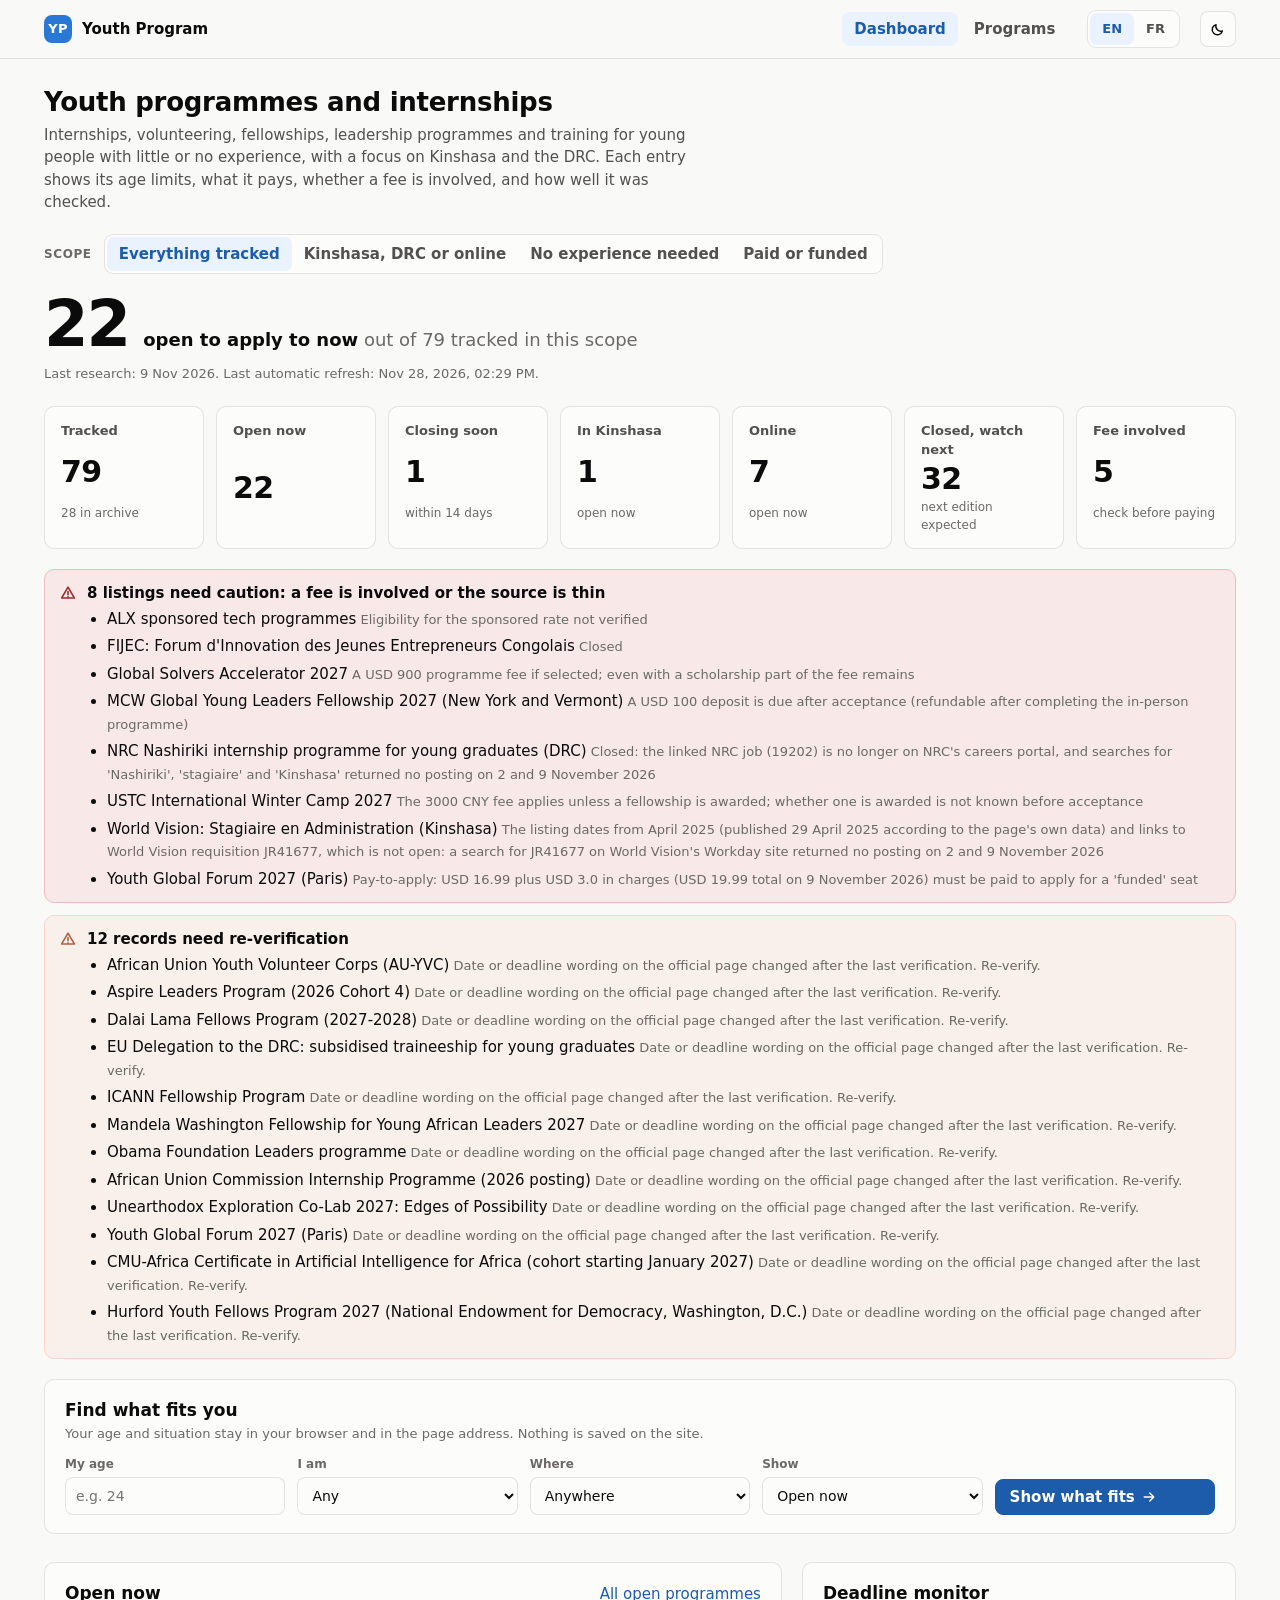
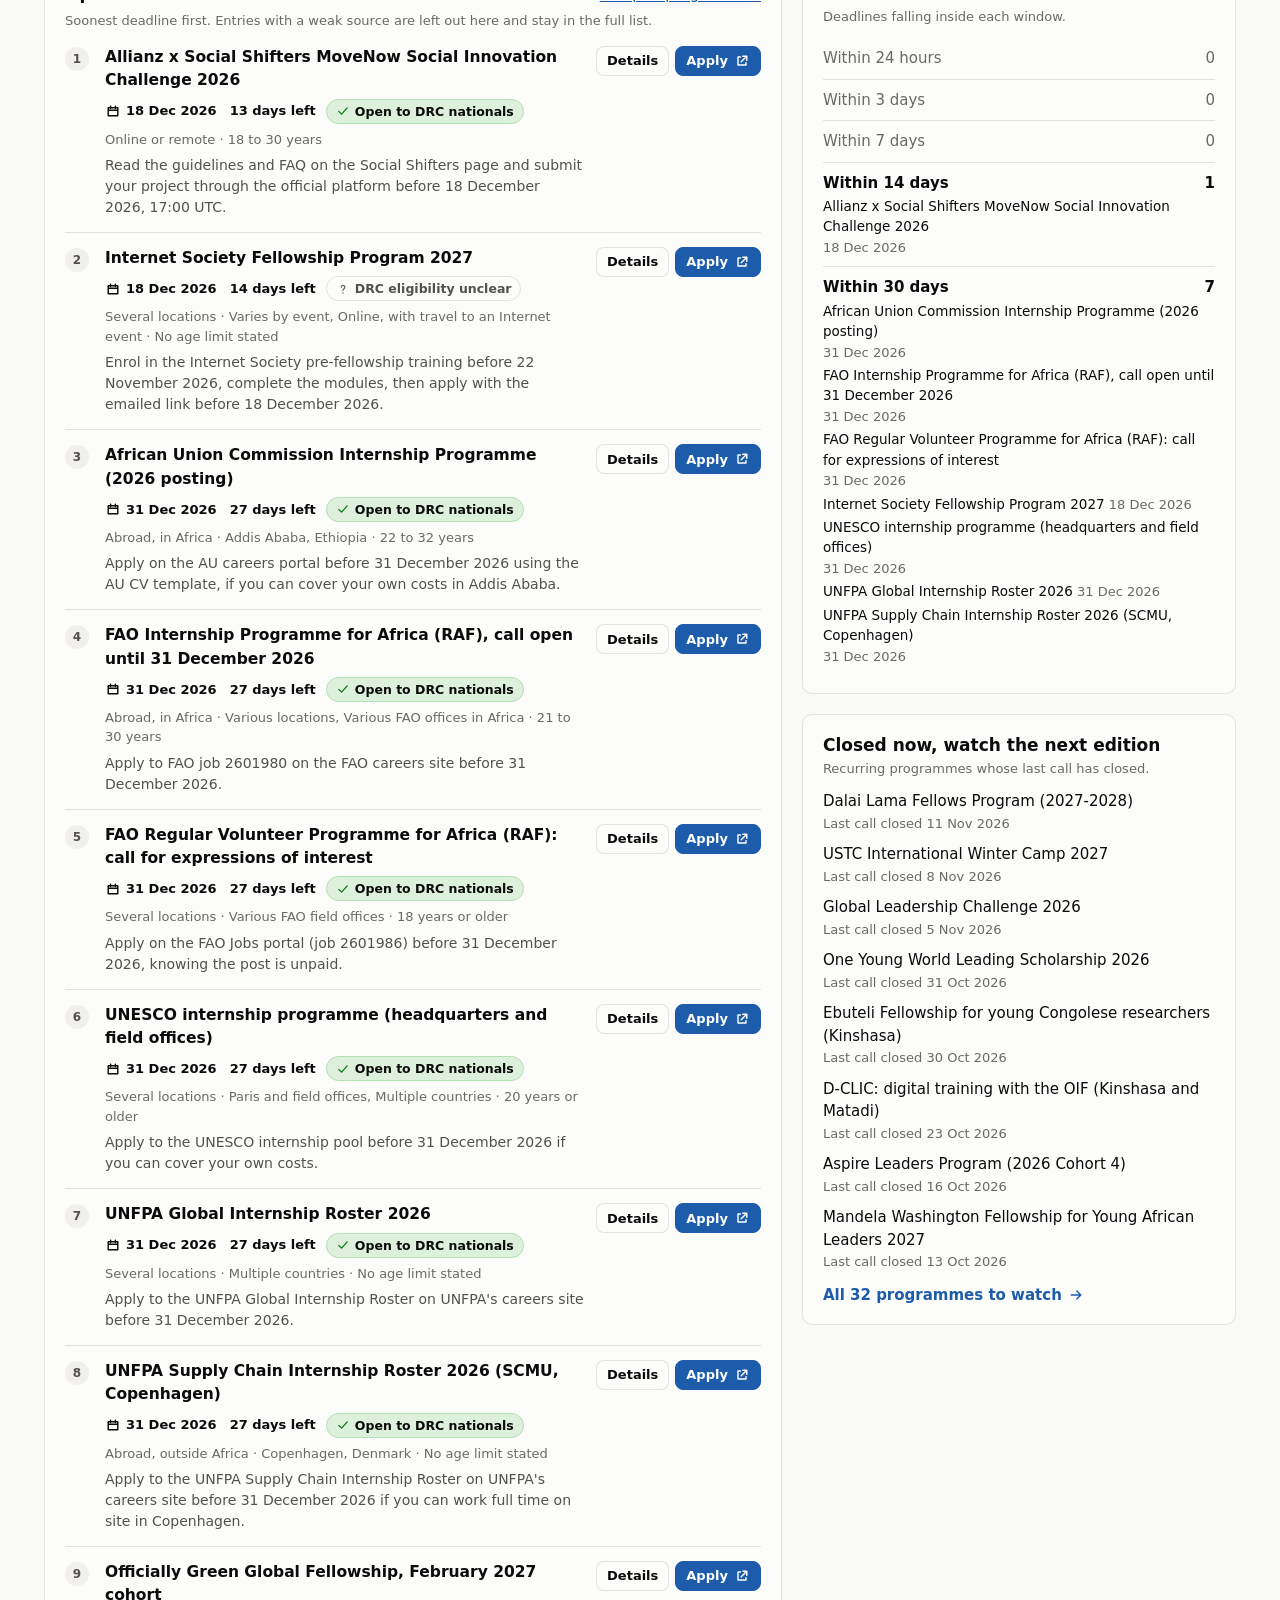
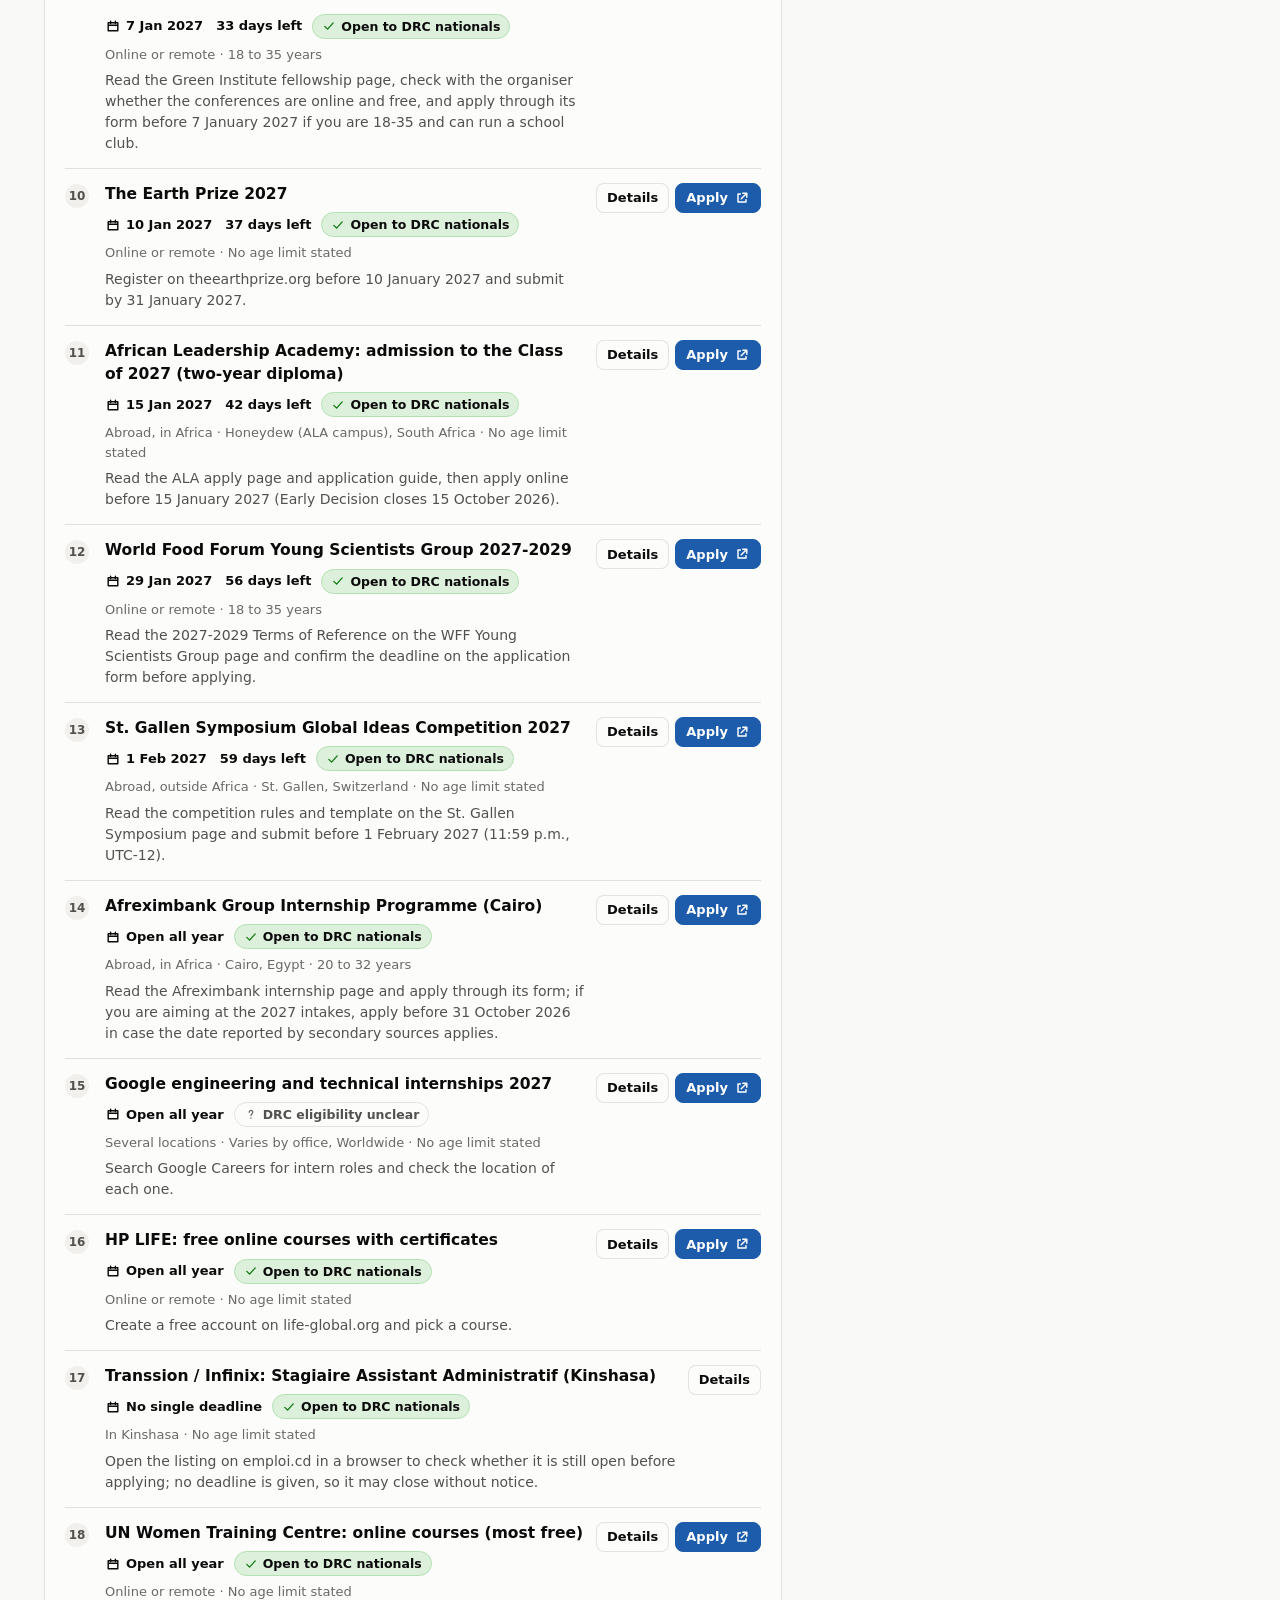
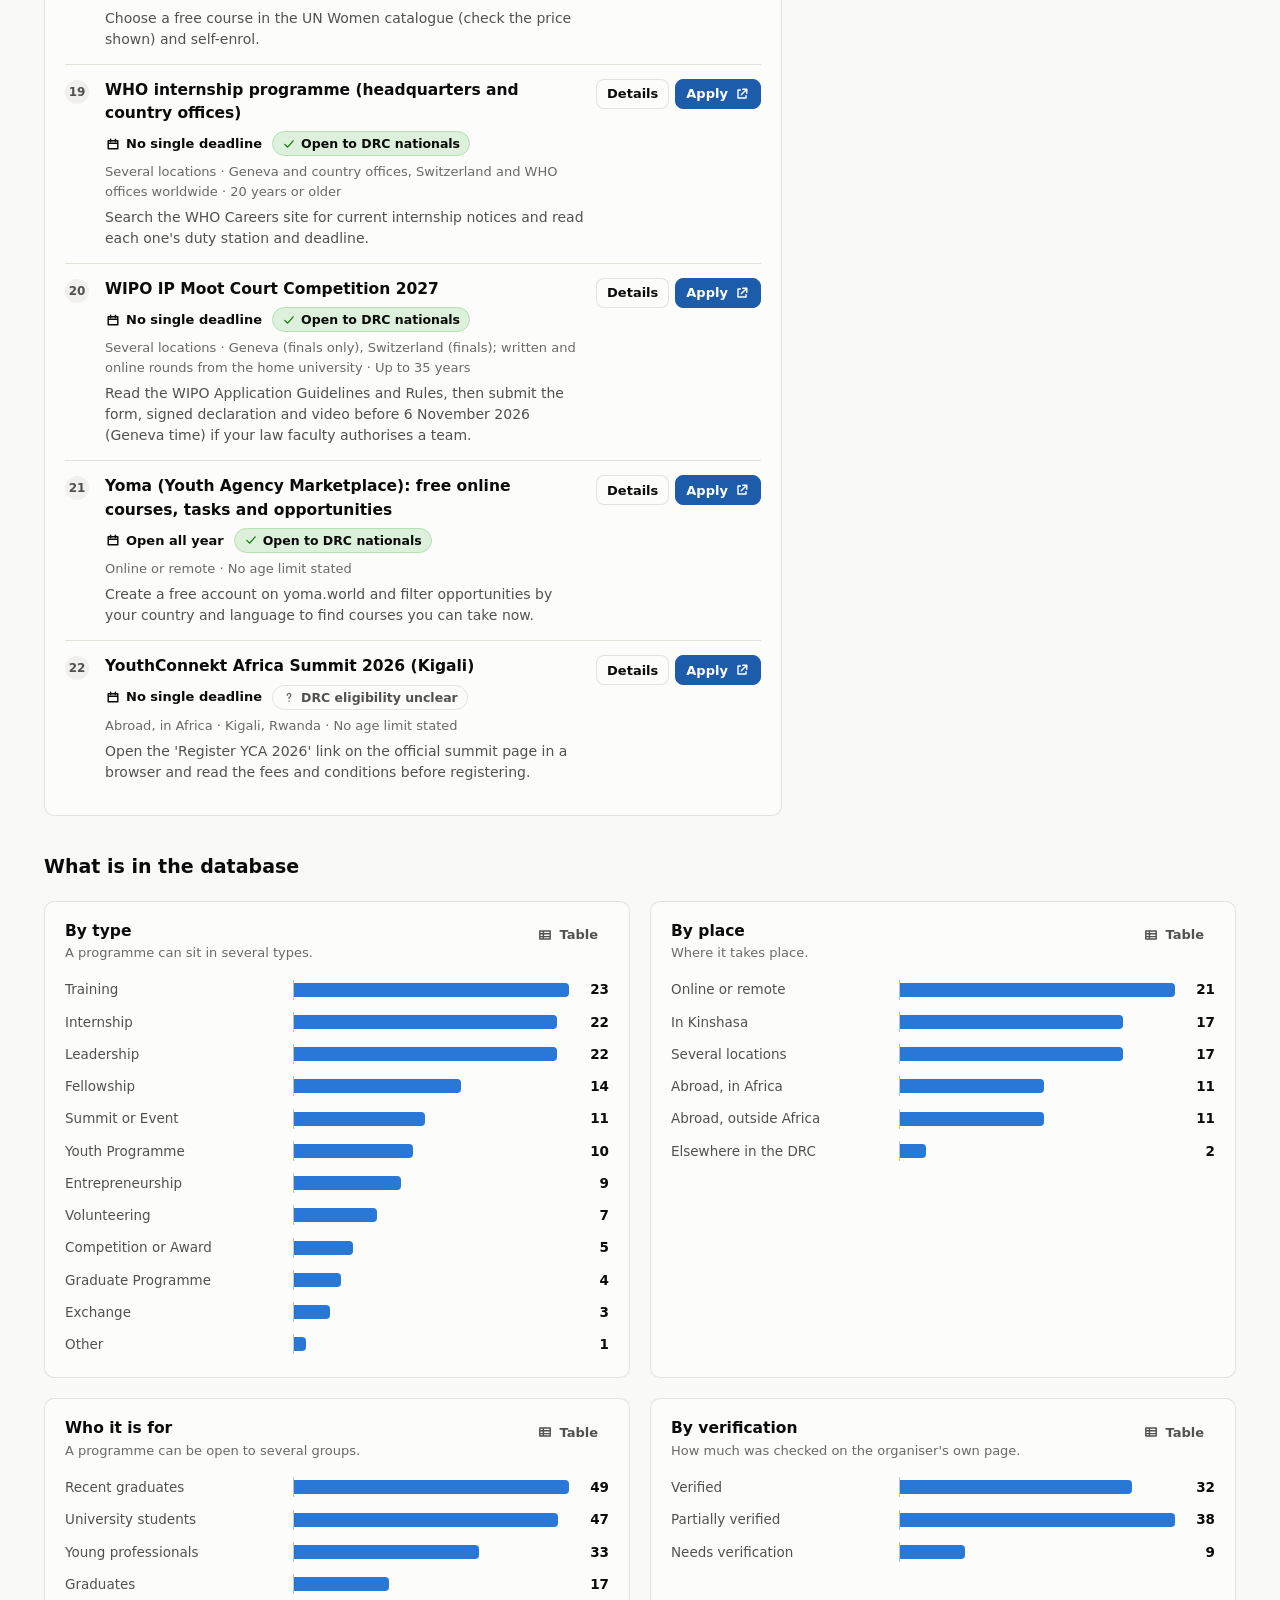
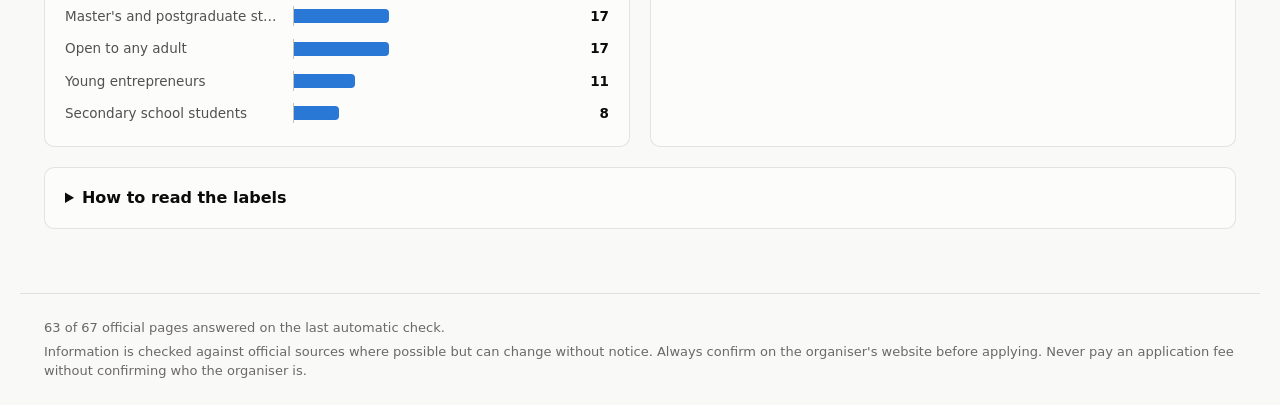
<file: index.html>
<!doctype html>
<html lang="en">
<head>
  <meta charset="utf-8">
  <meta name="viewport" content="width=device-width, initial-scale=1">
  <title>Youth Program</title>
  <meta name="description" content="Internships, volunteering, fellowships and youth programmes for people with little or no experience, with a focus on Kinshasa and the DRC. Each entry says how well it was checked.">
  <meta name="robots" content="noindex">
  <link rel="icon" href="assets/images/favicon.svg" type="image/svg+xml">
  <link rel="stylesheet" href="assets/css/style.css">
</head>
<body>
  <header class="site-header">
    <div class="inner">
      <a class="brand" href="index.html"><span class="brand-mark" aria-hidden="true">YP</span>Youth Program</a>
      <nav class="site-nav" aria-label="Main">
        <a href="index.html" aria-current="page">Dashboard</a>
        <a href="programs.html">Programs</a>
      </nav>
      <button type="button" class="theme-toggle" id="theme-toggle" aria-label="Switch theme"></button>
    </div>
  </header>

  <main>
    <h1 class="page-title">Youth programmes and internships</h1>
    <p class="page-lede">Internships, volunteering, fellowships, leadership programmes and training for young people with little or no experience, with a focus on Kinshasa and the DRC. Each entry shows its age limits, what it pays, whether a fee is involved, and how well it was checked.</p>

    <div class="filter-row" id="scope"></div>
    <section class="hero" id="hero" aria-live="polite"><p class="muted">Loading the database.</p></section>
    <section class="tiles" id="tiles" aria-label="Key numbers"></section>
    <div id="flags" style="margin-top:20px"></div>

    <div style="margin-top:20px" id="finder"></div>

    <div class="columns">
      <section class="panel" aria-labelledby="queue-title">
        <div class="panel-head">
          <h2 id="queue-title">Open now</h2>
          <a href="programs.html?deadline=open">All open programmes</a>
        </div>
        <p class="panel-sub">Soonest deadline first. Entries with a weak source are left out here and stay in the full list.</p>
        <div id="queue"></div>
      </section>
      <div class="stack">
        <section class="panel" aria-labelledby="monitor-title">
          <h2 id="monitor-title">Deadline monitor</h2>
          <p class="panel-sub">Deadlines falling inside each window.</p>
          <div id="monitor"></div>
        </section>
        <section class="panel" aria-labelledby="watch-title">
          <h2 id="watch-title">Closed now, watch the next edition</h2>
          <p class="panel-sub">Recurring programmes whose last call has closed.</p>
          <div id="watch"></div>
        </section>
      </div>
    </div>

    <h2 class="section-title">What is in the database</h2>
    <div class="charts" id="charts"></div>

    <details class="method panel">
      <summary>How to read the labels</summary>
      <div class="method-body">
        <div>
          <h3>Verification</h3>
          <ul>
            <li><strong>Verified</strong> The deadline, eligibility and funding were read on the organiser's own page on the date shown as last verified.</li>
            <li><strong>Partially verified</strong> Some facts were read on the official page. The rest come from secondary sources and are marked as such.</li>
            <li><strong>Needs verification</strong> The official page could not be read. Everything comes from secondary sources. Open the official page before acting.</li>
          </ul>
        </div>
        <div>
          <h3>Open to DRC nationals</h3>
          <ul>
            <li><strong>Open to DRC nationals</strong> The organiser's rules include Congolese applicants, or no nationality condition is stated.</li>
            <li><strong>DRC eligibility unclear</strong> The sources read do not say.</li>
            <li><strong>Not open</strong> The call is limited to other countries.</li>
          </ul>
        </div>
        <div>
          <h3>Pay or funding</h3>
          <ul>
            <li><strong>Paid, fully funded, free</strong> Used only when the organiser's own page supports it.</li>
            <li><strong>Not stated</strong> The page read does not say what is paid. Any claim from a secondary site is quoted in the detail view, not used as a label.</li>
            <li><strong>Fee involved</strong> An application or participation fee exists. Never pay before confirming who the organiser is.</li>
          </ul>
        </div>
        <div>
          <h3>Deadline status</h3>
          <ul>
            <li><strong>Closing soon</strong> 14 days or fewer remain.</li>
            <li><strong>Next edition expected</strong> The last call closed; the programme repeats, but no new call is announced.</li>
            <li><strong>Open all year</strong> Applications are rolling or have no single deadline.</li>
          </ul>
        </div>
        <div>
          <h3>Your age and situation</h3>
          <ul>
            <li>The "Find what fits you" form and the age box on the Programs page only compare your age with each programme's limits, inside your browser.</li>
            <li>Nothing about you is stored on this site or in this repository.</li>
          </ul>
        </div>
      </div>
    </details>
  </main>

  <footer class="site-footer">
    <p id="health"></p>
    <p>Information is checked against official sources where possible but can change without notice. Always confirm on the organiser's website before applying. Never pay an application fee without confirming who the organiser is.</p>
  </footer>

  <script src="assets/js/i18n-ui-fr.js"></script>
  <script src="assets/js/i18n.js"></script>
  <script src="assets/js/app.js"></script>
  <script src="assets/js/dashboard.js"></script>
</body>
</html>
</file>
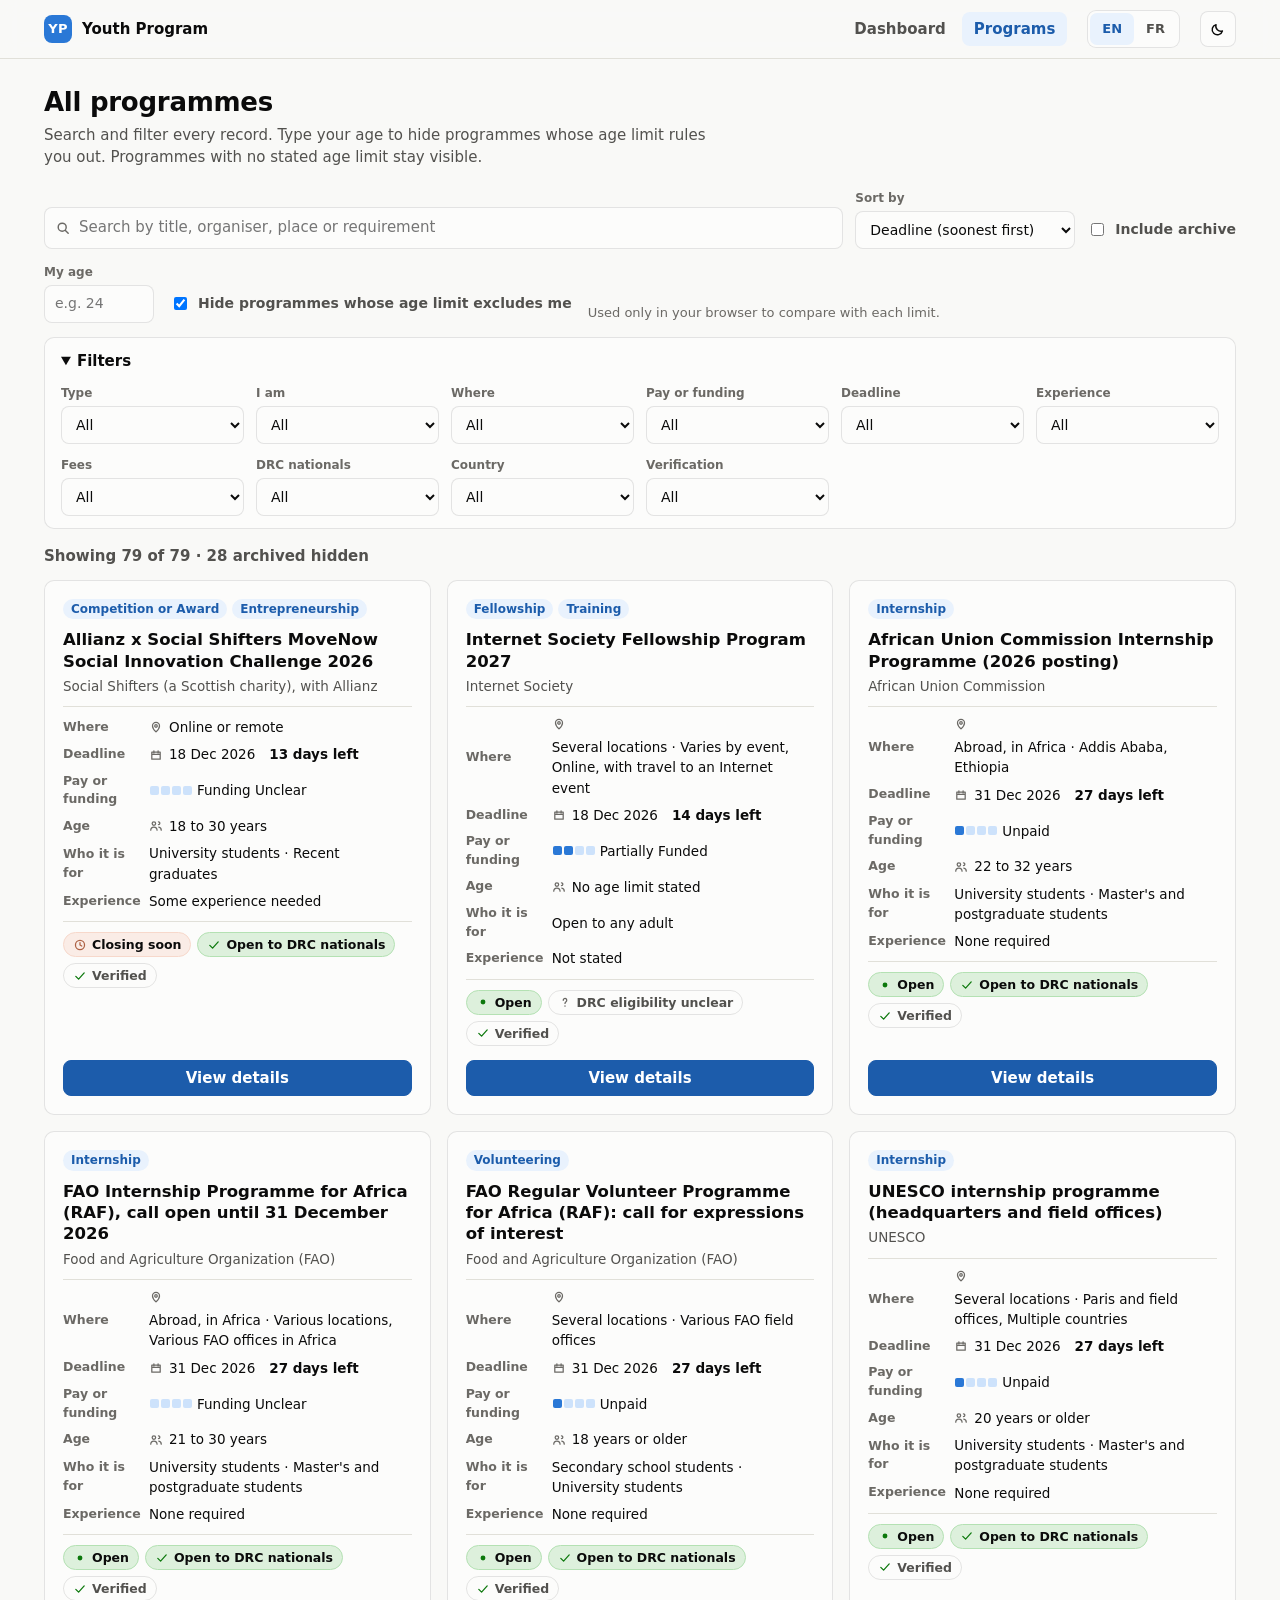
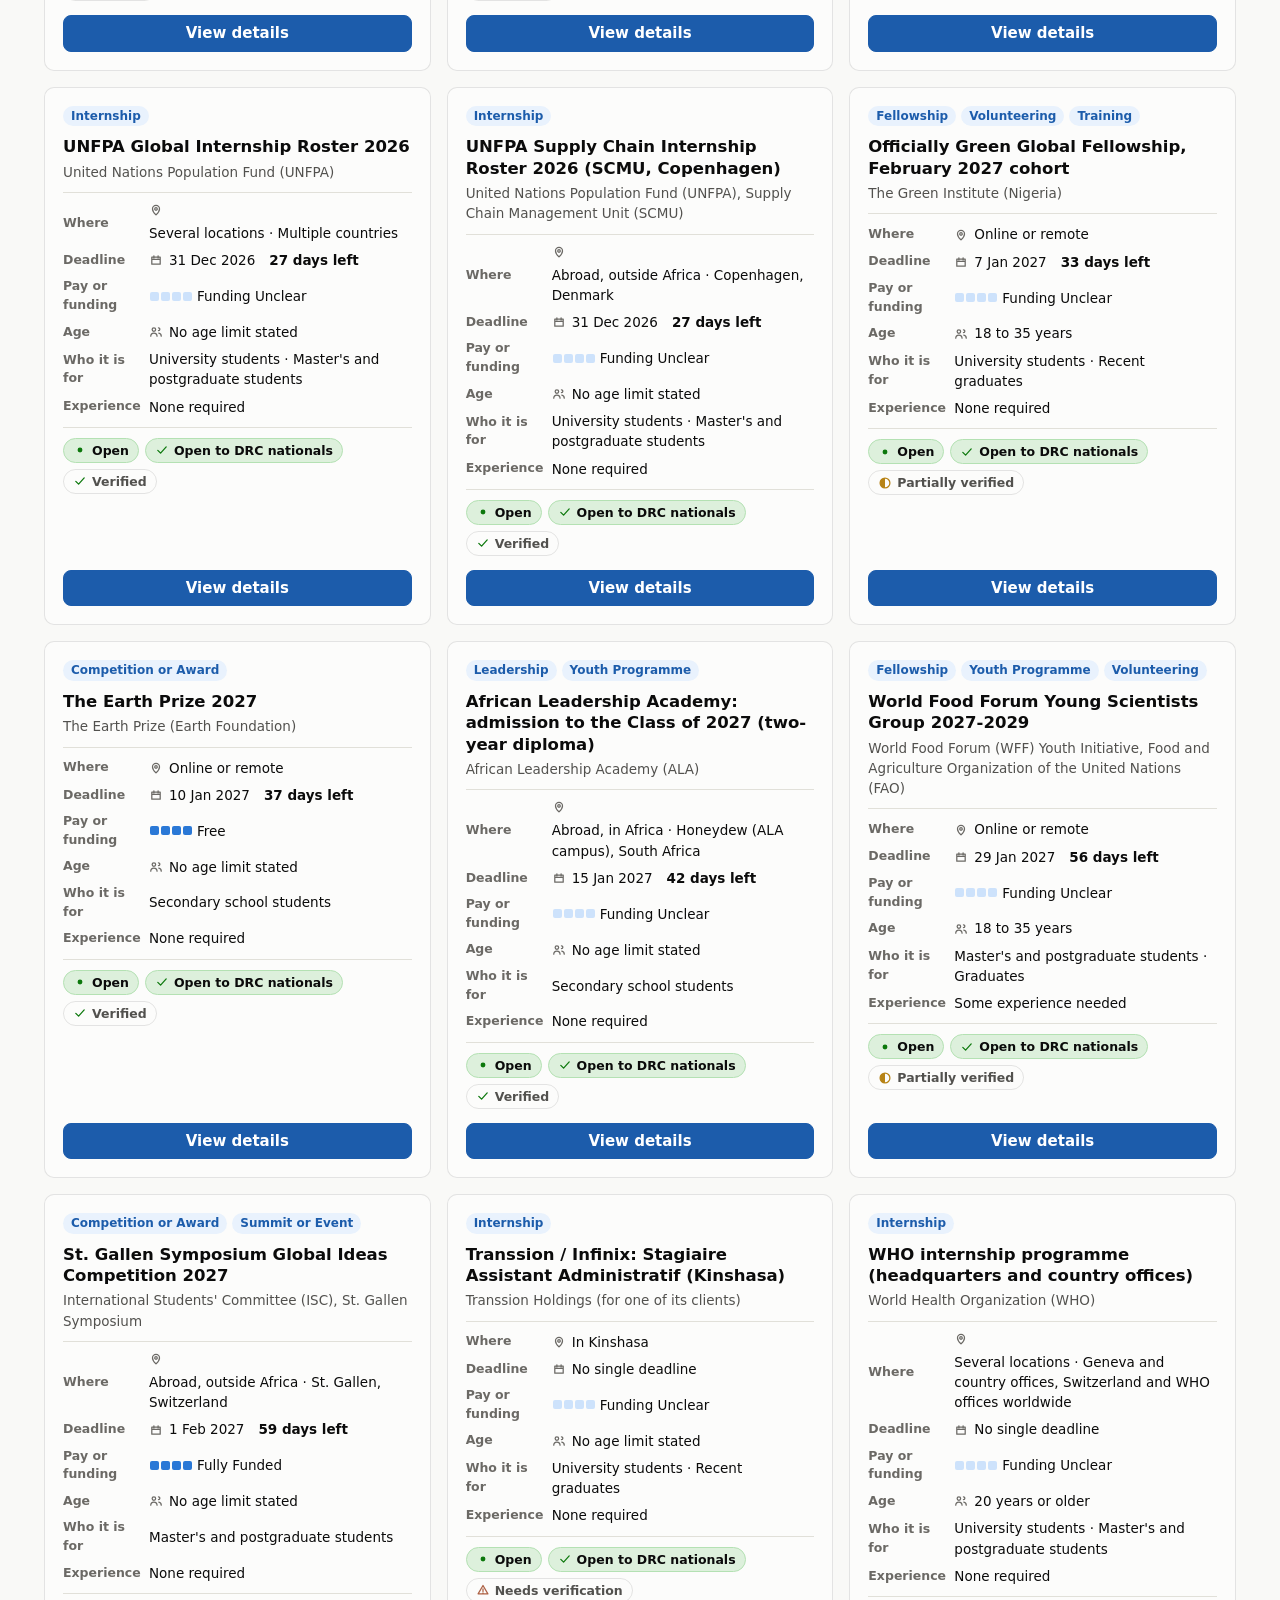
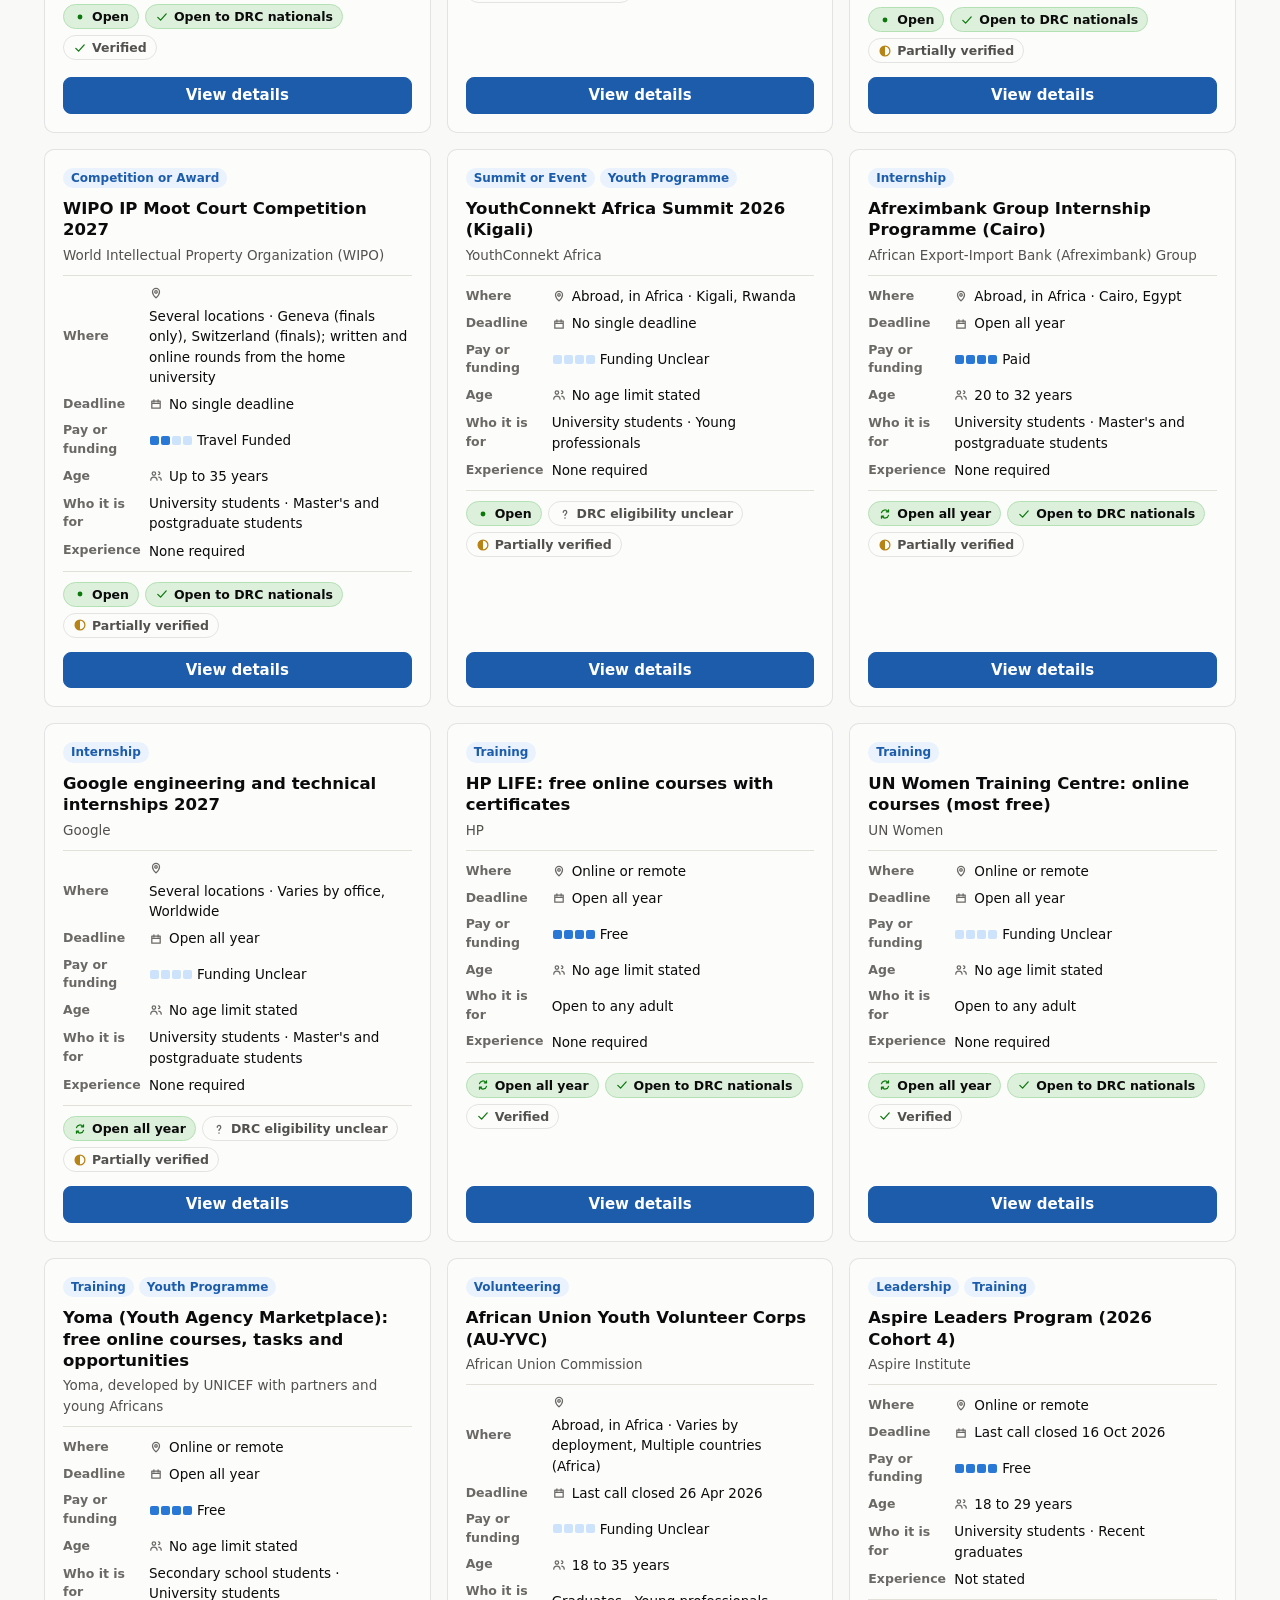
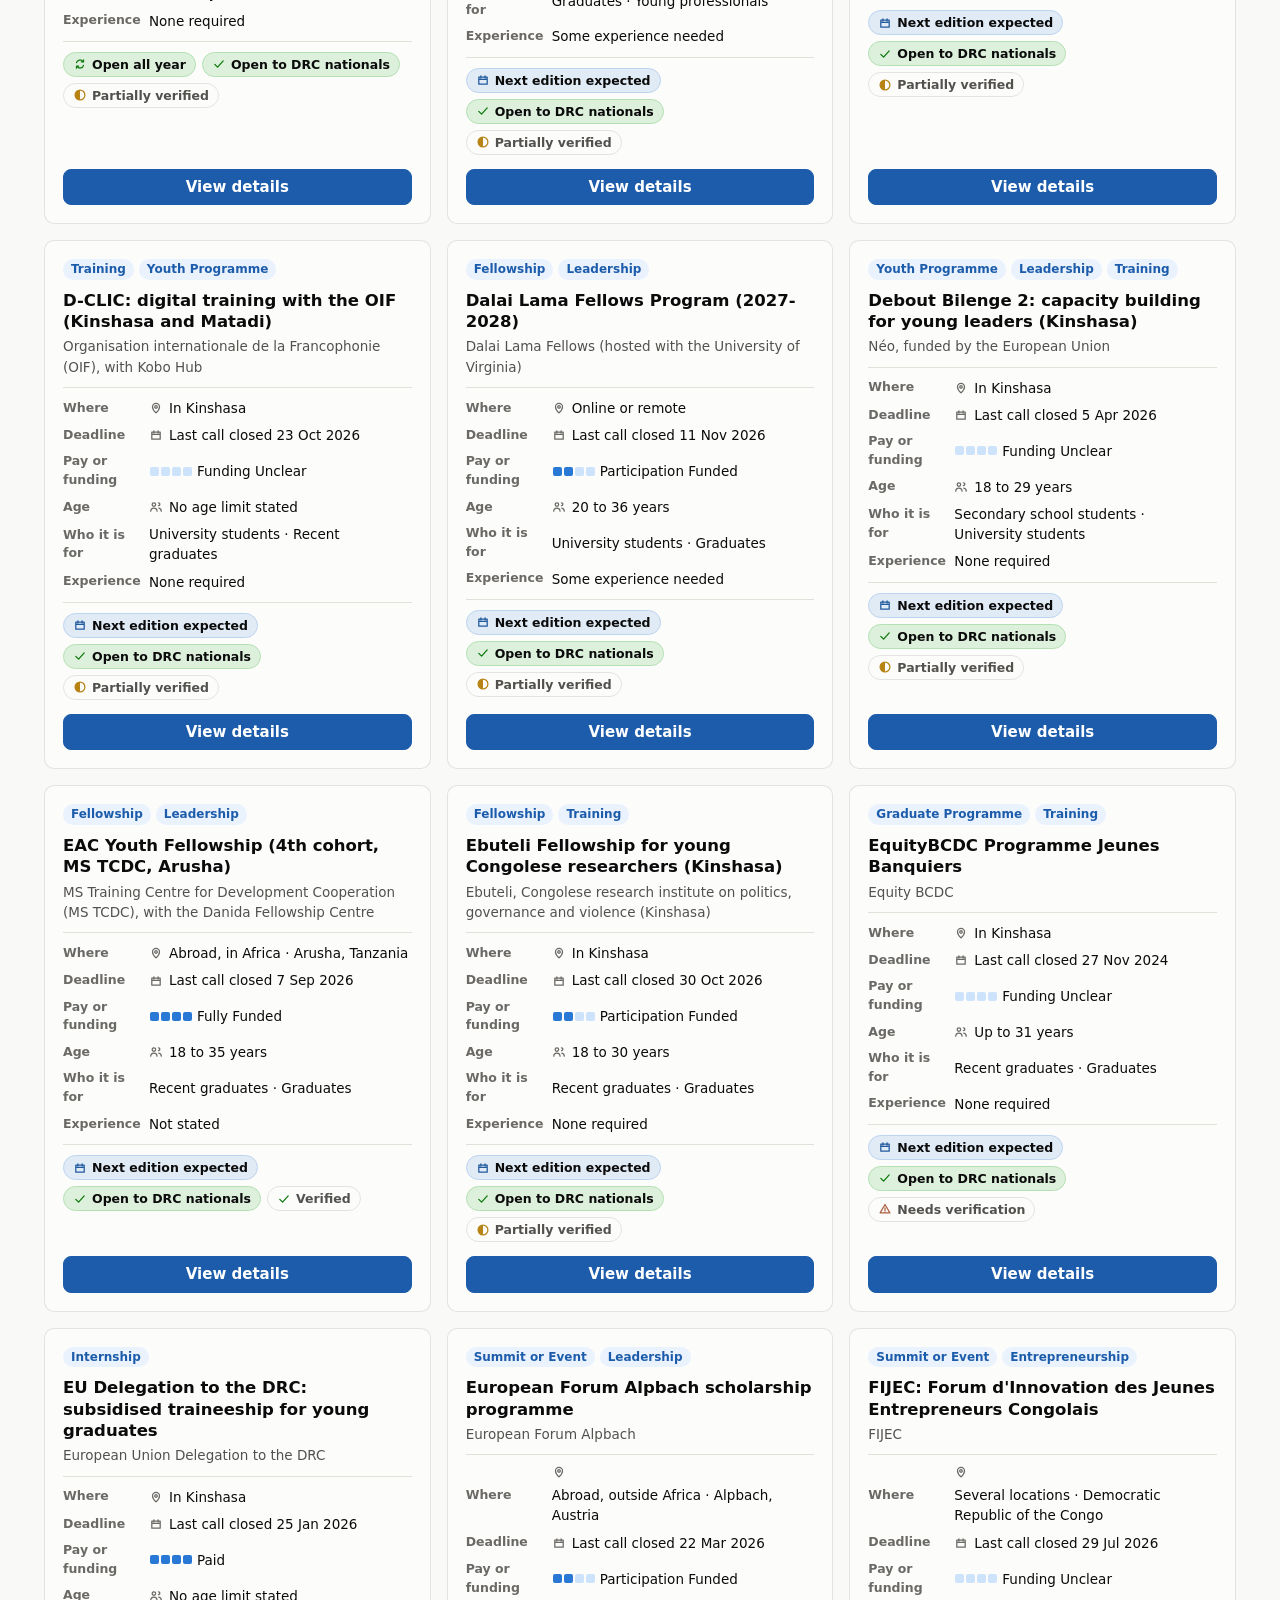
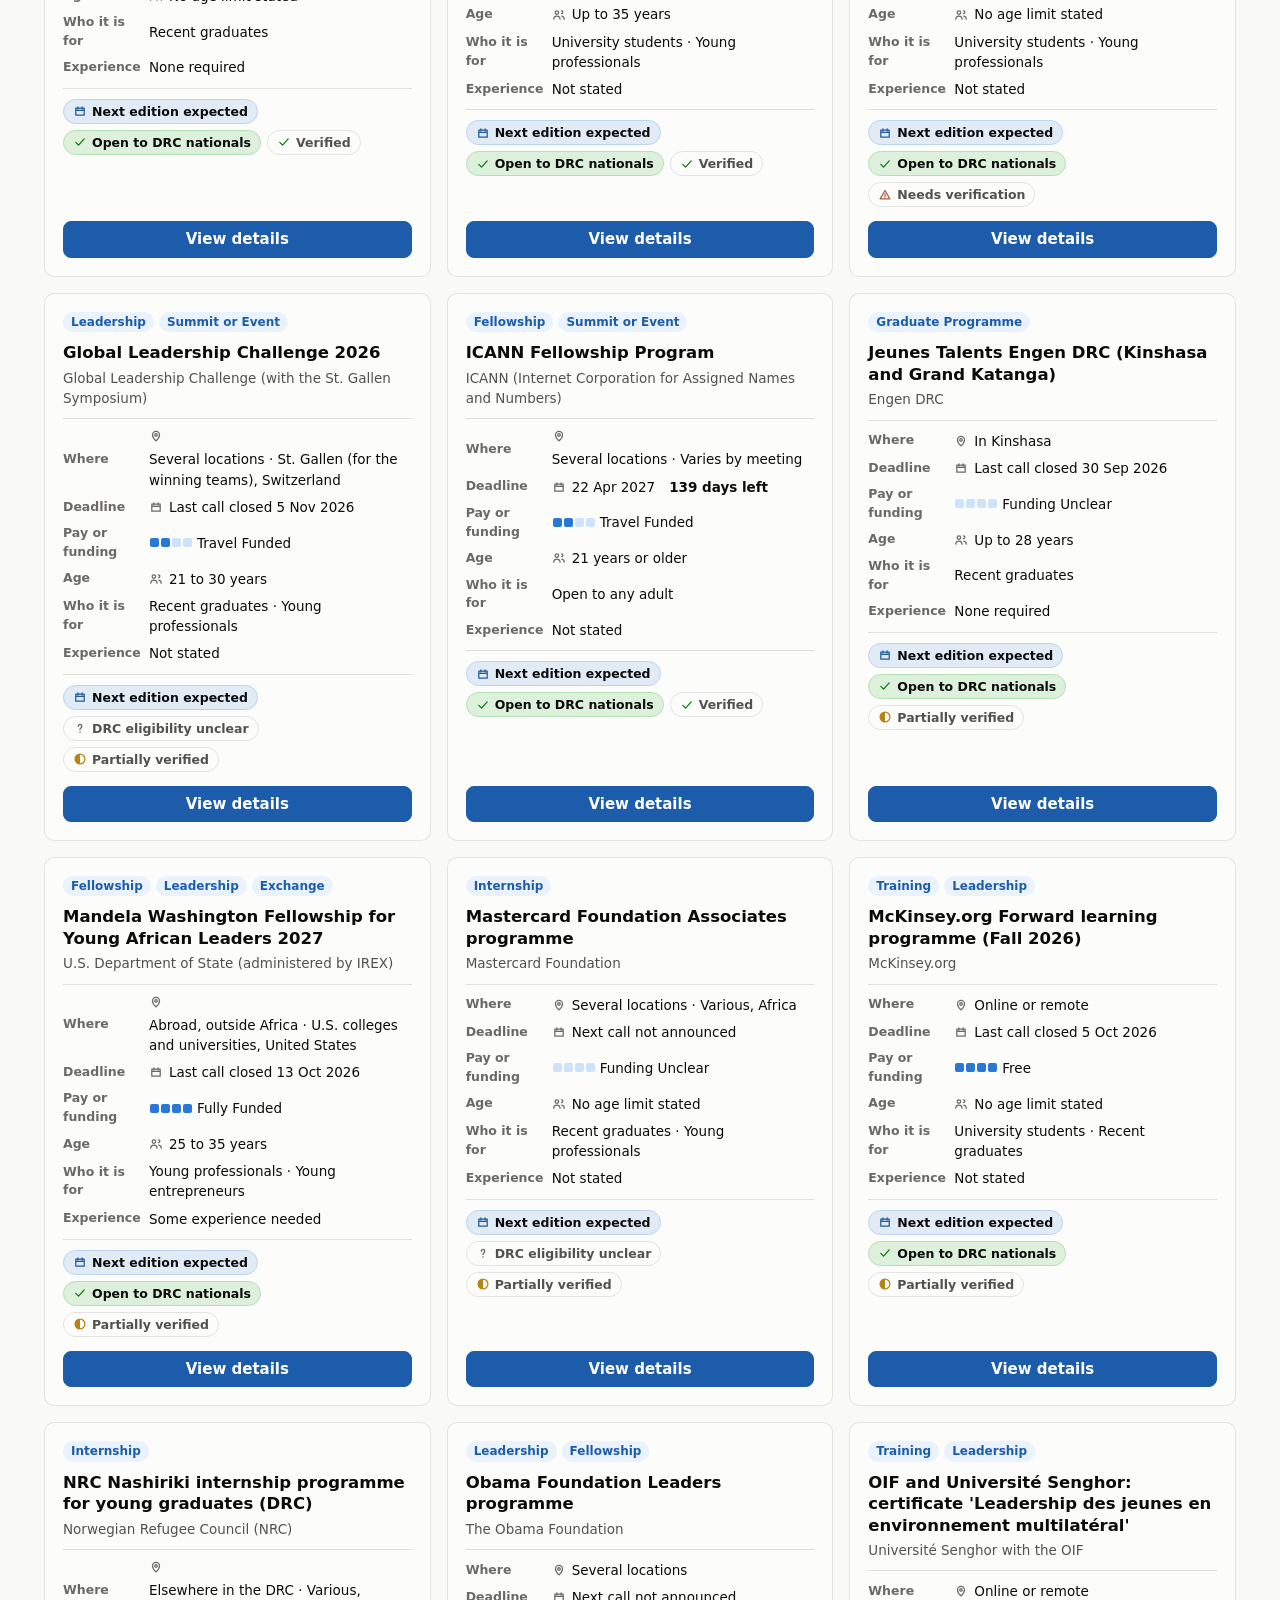
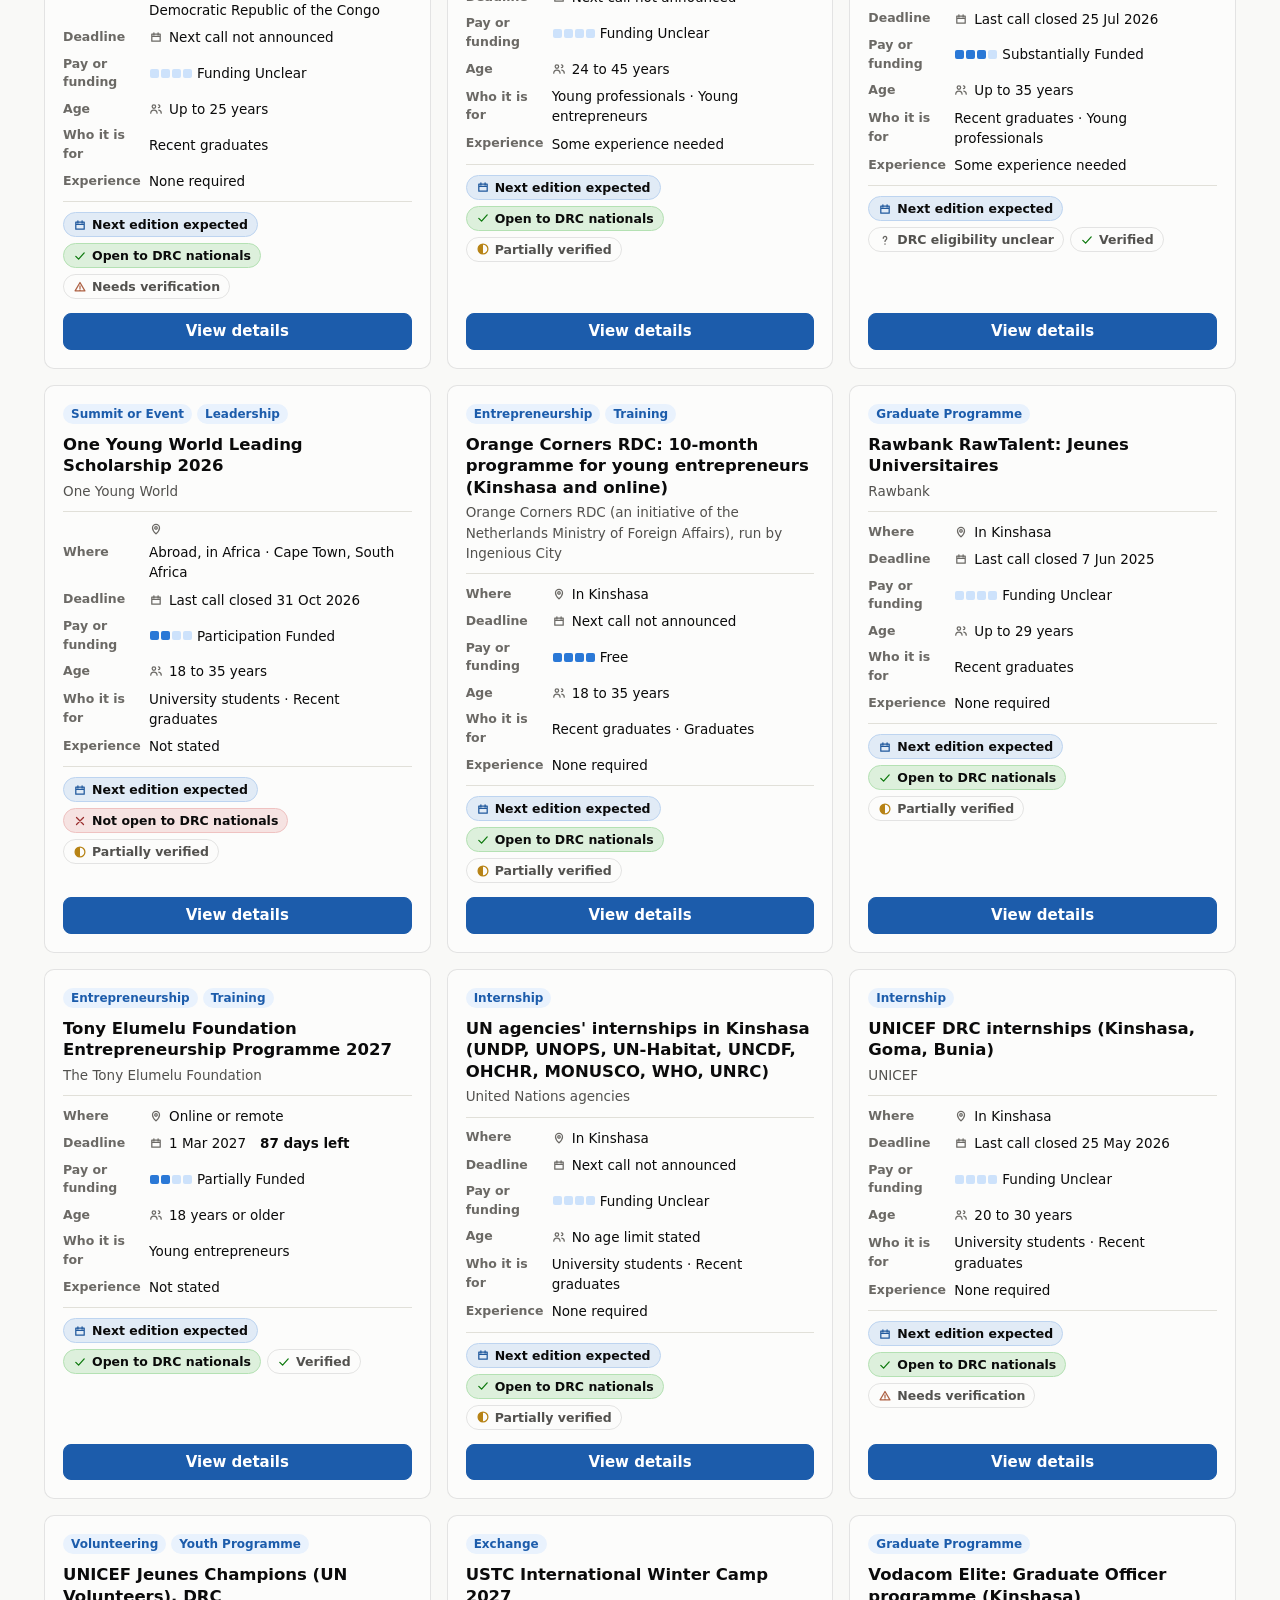
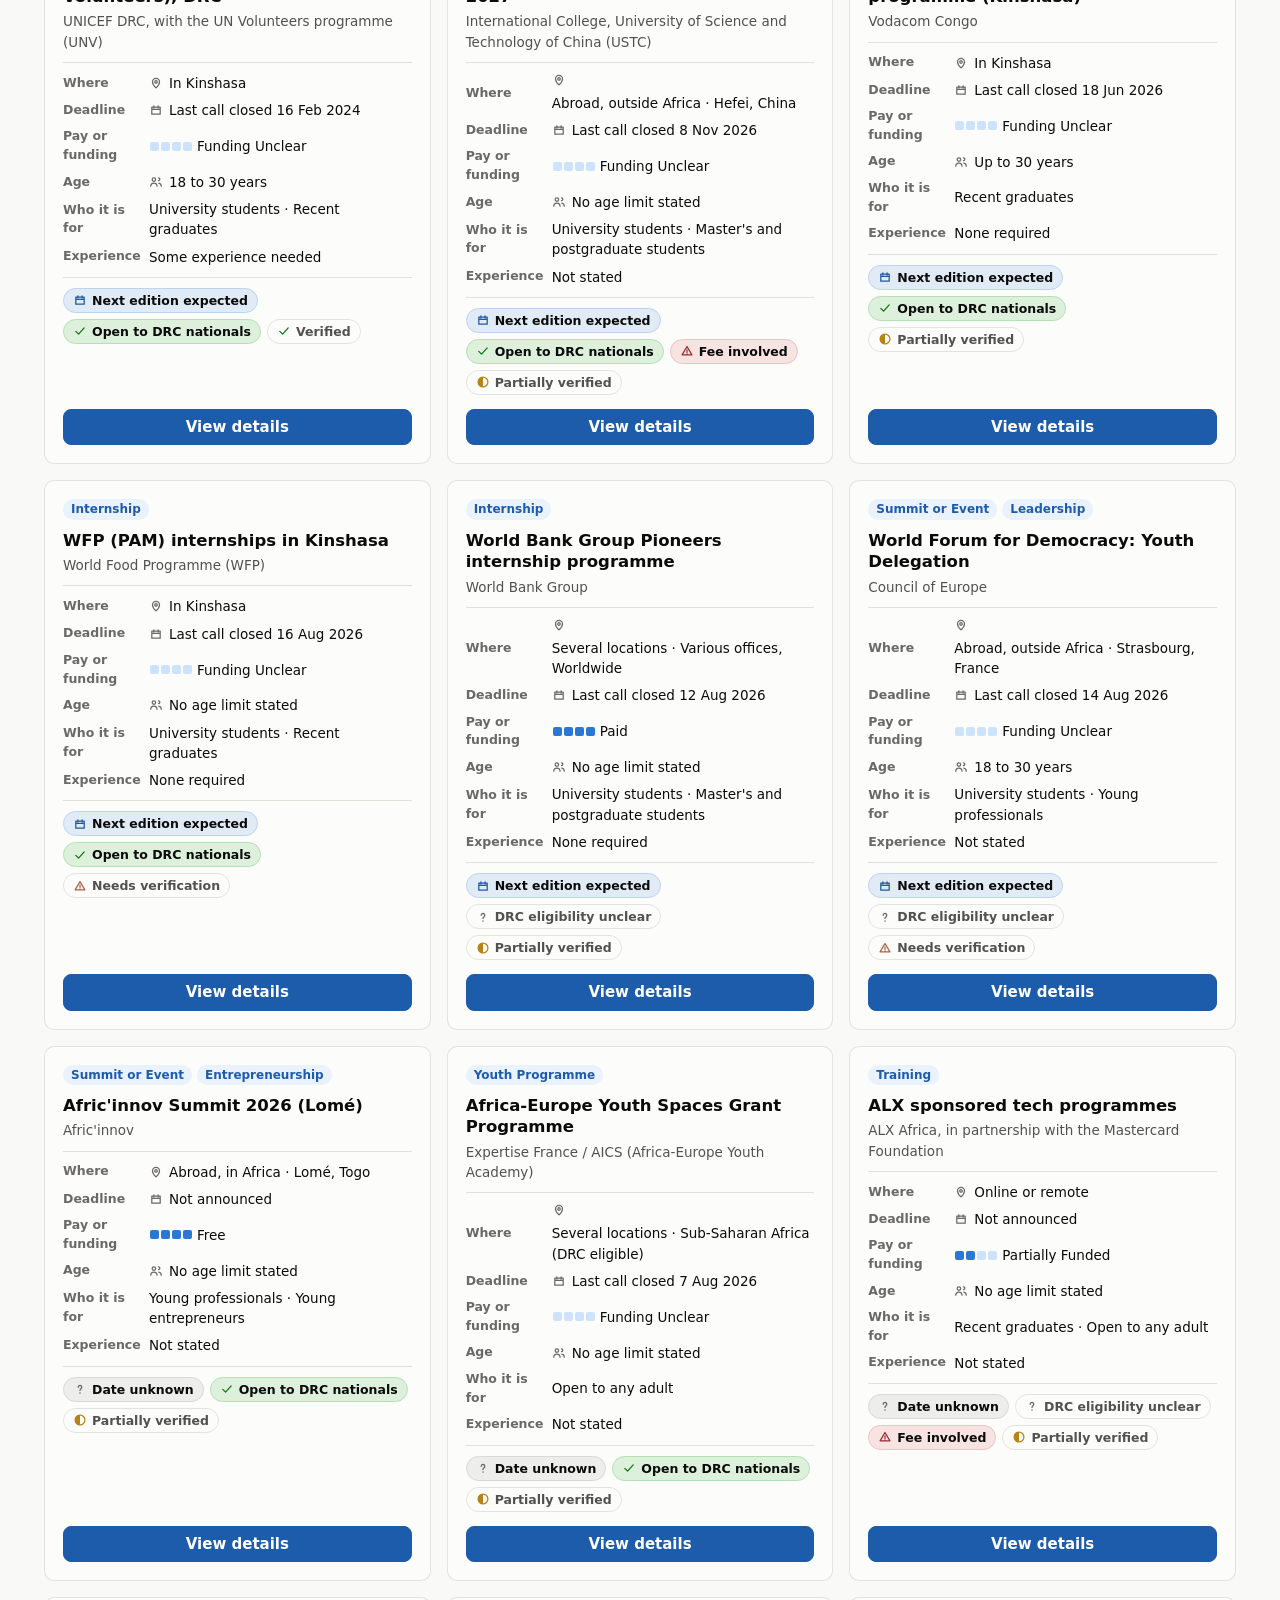
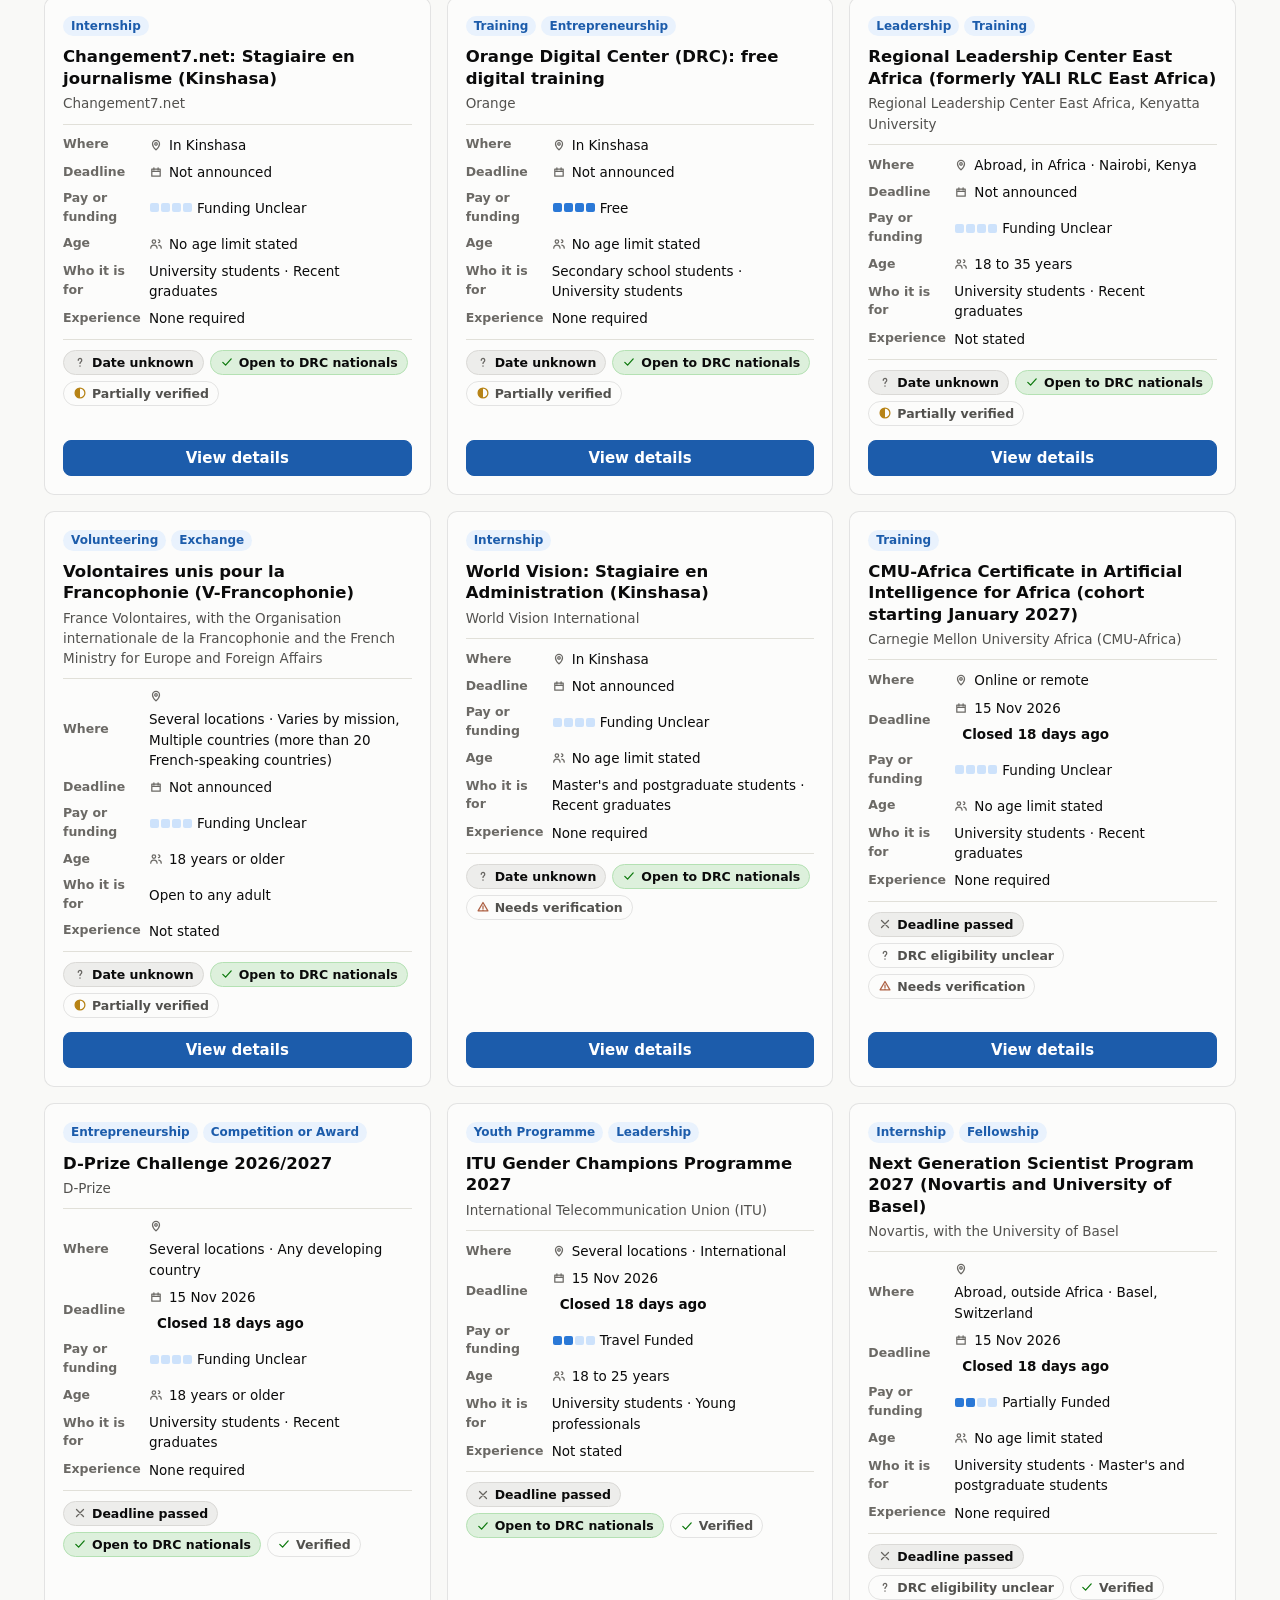
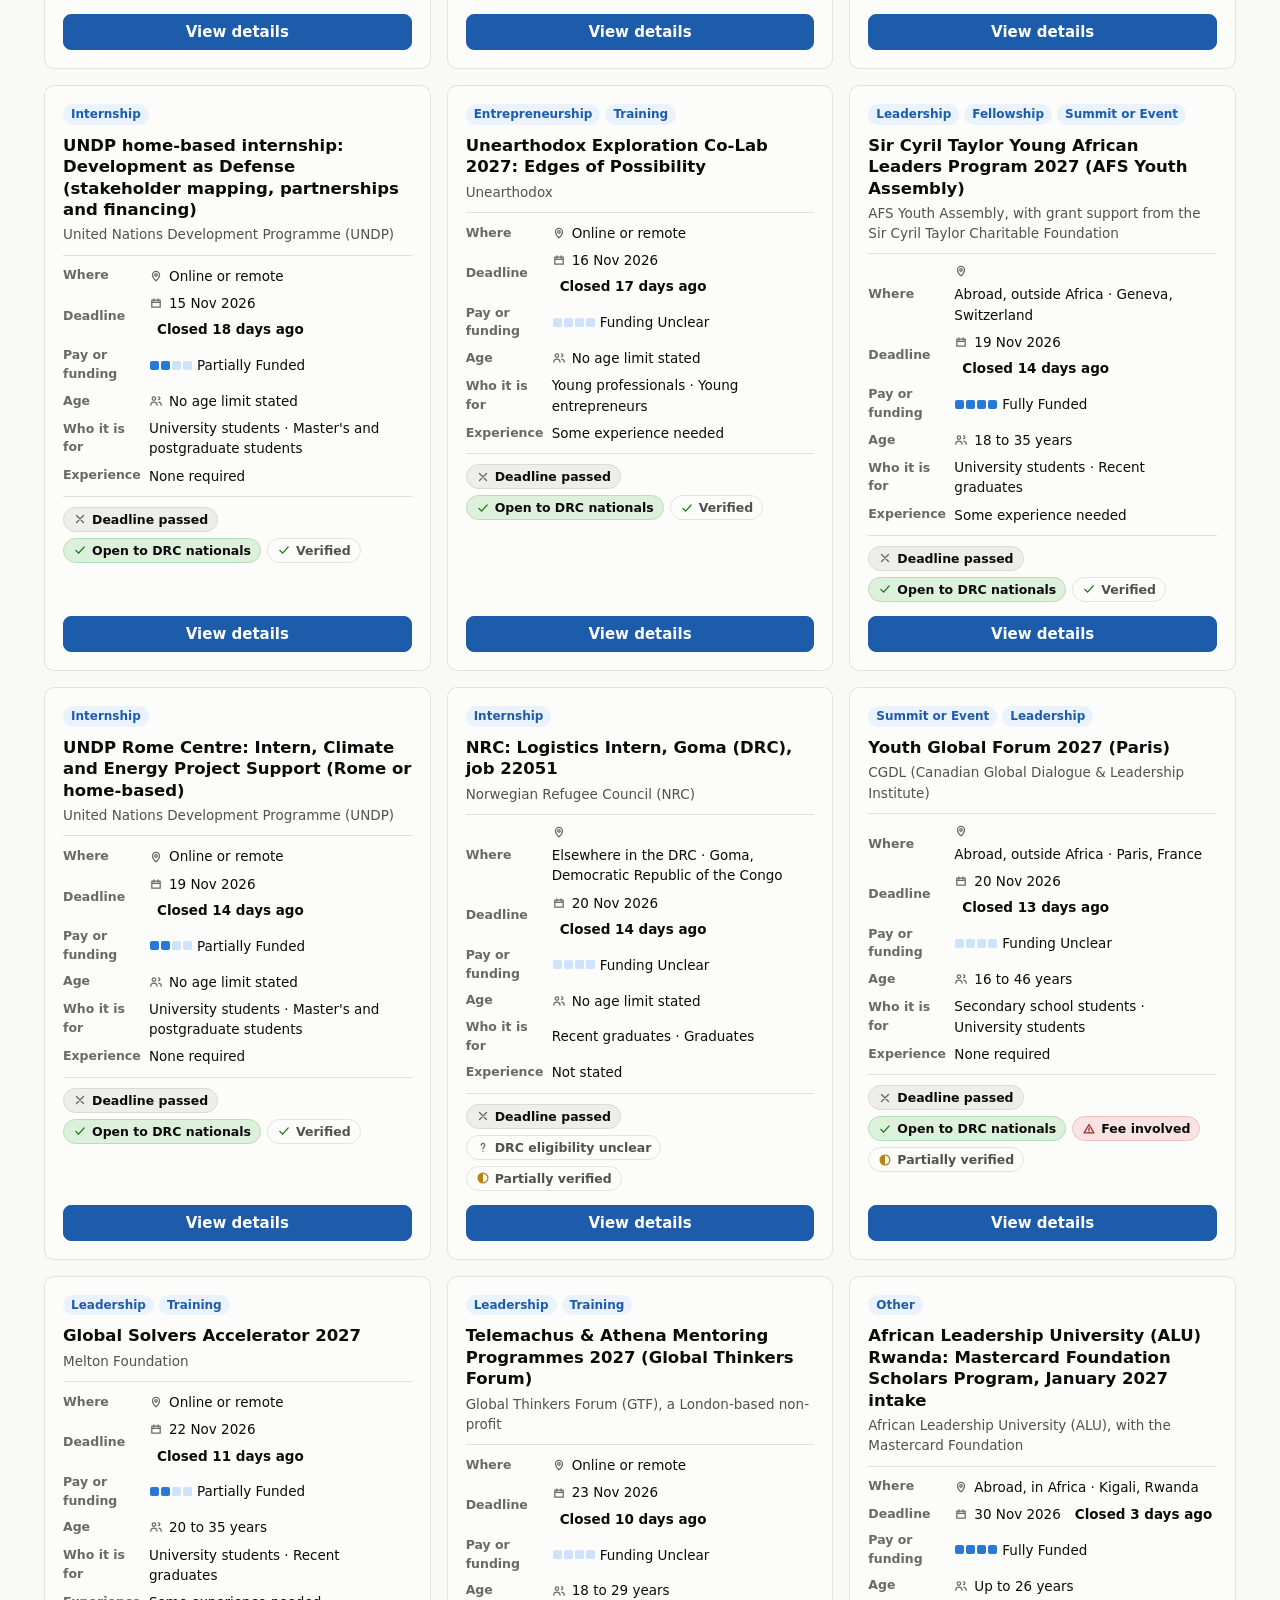
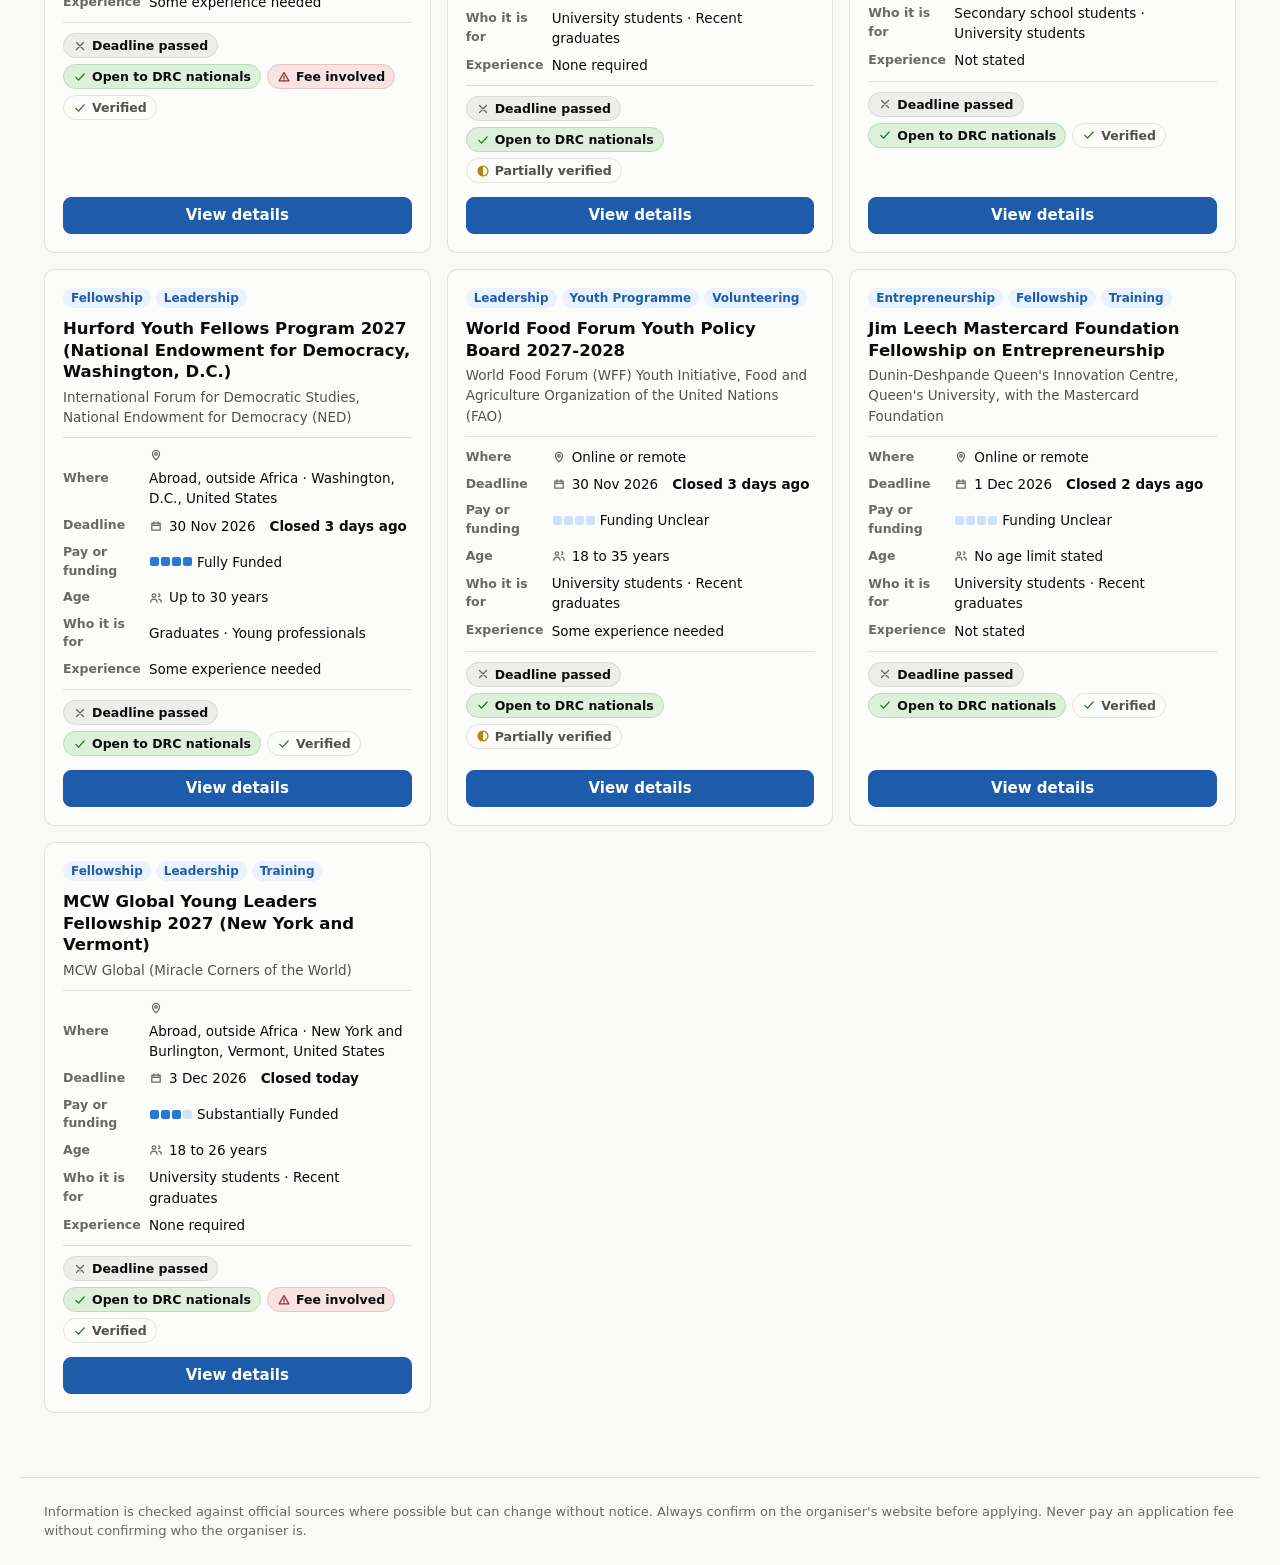
<file: programs.html>
<!doctype html>
<html lang="en">
<head>
  <meta charset="utf-8">
  <meta name="viewport" content="width=device-width, initial-scale=1">
  <title>Programs - Youth Program</title>
  <meta name="description" content="Search and filter every tracked internship, volunteering post, fellowship and youth programme.">
  <meta name="robots" content="noindex">
  <link rel="icon" href="assets/images/favicon.svg" type="image/svg+xml">
  <link rel="stylesheet" href="assets/css/style.css">
</head>
<body>
  <header class="site-header">
    <div class="inner">
      <a class="brand" href="index.html"><span class="brand-mark" aria-hidden="true">YP</span>Youth Program</a>
      <nav class="site-nav" aria-label="Main">
        <a href="index.html">Dashboard</a>
        <a href="programs.html" aria-current="page">Programs</a>
      </nav>
      <button type="button" class="theme-toggle" id="theme-toggle" aria-label="Switch theme"></button>
    </div>
  </header>

  <main>
    <h1 class="page-title">All programmes</h1>
    <p class="page-lede">Search and filter every record. Type your age to hide programmes whose age limit rules you out. Programmes with no stated age limit stay visible.</p>

    <div class="toolbar">
      <label class="search">
        <span class="sr-only">Search programmes</span>
        <svg class="icon" viewBox="0 0 20 20" aria-hidden="true"><path d="M9 4a5 5 0 100 10A5 5 0 009 4zM13 13l3.5 3.5" fill="none" stroke="currentColor" stroke-width="1.8" stroke-linecap="round"/></svg>
        <input type="search" id="search" placeholder="Search by title, organiser, place or requirement" autocomplete="off">
      </label>
      <label class="field"><span>Sort by</span><select id="sort"></select></label>
      <label class="check"><input type="checkbox" id="archive"> Include archive</label>
    </div>

    <div class="me-row">
      <label class="field me-age"><span>My age</span><input type="number" id="age" min="10" max="60" inputmode="numeric" placeholder="e.g. 24"></label>
      <label class="check"><input type="checkbox" id="hideage" checked> Hide programmes whose age limit excludes me</label>
      <span class="muted small">Used only in your browser to compare with each limit.</span>
    </div>

    <details class="filters" id="filter-box" open>
      <summary>Filters</summary>
      <div class="filter-grid" id="filters"></div>
    </details>

    <div class="results-bar" aria-live="polite">
      <span id="count"></span>
      <span id="active" class="card-badges"></span>
    </div>
    <div class="grid" id="grid"><p class="muted">Loading the database.</p></div>
  </main>

  <footer class="site-footer">
    <p>Information is checked against official sources where possible but can change without notice. Always confirm on the organiser's website before applying. Never pay an application fee without confirming who the organiser is.</p>
  </footer>

  <script src="assets/js/i18n-ui-fr.js"></script>
  <script src="assets/js/i18n.js"></script>
  <script src="assets/js/app.js"></script>
  <script src="assets/js/explorer.js"></script>
</body>
</html>
</file>
<file: assets/css/style.css>
/* Youth Program - shared styles (same design system as Global Opportunity Intelligence).
   Colours are role tokens; the dark values are selected steps, not an automatic flip. */
:root {
  color-scheme: light;
  --page: #f9f9f7;
  --surface: #fcfcfb;
  --surface-2: #f1f0ec;
  --ink: #0b0b0b;
  --ink-2: #52514e;
  --muted: #6b6965;
  --hairline: #e1e0d9;
  --baseline: #c3c2b7;
  --border: rgba(11, 11, 11, 0.10);
  --accent: #2a78d6;
  --accent-strong: #1c5cab;
  --accent-wash: #e9f2fd;
  --track: #cde2fb;
  --good: #0ca30c;
  --warning: #fab219;
  --serious: #ec835a;
  --critical: #d03b3b;
  --info: #2a78d6;
  --neutral: #898781;
  --tone-mix: var(--ink);
  --radius: 10px;
  --shadow: 0 1px 2px rgba(11, 11, 11, 0.04), 0 6px 20px rgba(11, 11, 11, 0.05);
  --font: system-ui, -apple-system, "Segoe UI", Roboto, sans-serif;
}
@media (prefers-color-scheme: dark) {
  :root:not([data-theme="light"]) {
    color-scheme: dark;
    --page: #0d0d0d;
    --surface: #1a1a19;
    --surface-2: #242422;
    --ink: #ffffff;
    --ink-2: #c3c2b7;
    --muted: #a3a199;
    --hairline: #2c2c2a;
    --baseline: #383835;
    --border: rgba(255, 255, 255, 0.10);
    --accent: #3987e5;
    --accent-strong: #86b6ef;
    --accent-wash: #132a47;
    --track: #123c6e;
    --info: #3987e5;
    --shadow: 0 1px 2px rgba(0, 0, 0, 0.4), 0 6px 20px rgba(0, 0, 0, 0.35);
  }
}
:root[data-theme="dark"] {
  color-scheme: dark;
  --page: #0d0d0d;
  --surface: #1a1a19;
  --surface-2: #242422;
  --ink: #ffffff;
  --ink-2: #c3c2b7;
  --muted: #a3a199;
  --hairline: #2c2c2a;
  --baseline: #383835;
  --border: rgba(255, 255, 255, 0.10);
  --accent: #3987e5;
  --accent-strong: #86b6ef;
  --accent-wash: #132a47;
  --track: #123c6e;
  --info: #3987e5;
  --shadow: 0 1px 2px rgba(0, 0, 0, 0.4), 0 6px 20px rgba(0, 0, 0, 0.35);
}

*, *::before, *::after { box-sizing: border-box; }
html { -webkit-text-size-adjust: 100%; }
body {
  margin: 0;
  background: var(--page);
  color: var(--ink);
  font: 15px/1.5 var(--font);
}
h1, h2, h3, h4, p, ul, ol, dl, dd, figure { margin: 0; }
ul, ol { padding: 0; }
a { color: var(--accent-strong); text-underline-offset: 2px; }
a:hover { text-decoration-thickness: 2px; }
button, input, select { font: inherit; color: inherit; }
:focus-visible { outline: 2px solid var(--accent); outline-offset: 2px; border-radius: 4px; }
[hidden] { display: none !important; }
.muted { color: var(--muted); }
.small { font-size: 13px; }
.icon { width: 16px; height: 16px; flex: none; }
.sr-only { position: absolute; width: 1px; height: 1px; overflow: hidden; clip: rect(0 0 0 0); white-space: nowrap; }

/* ------------------------------------------------------------ page chrome */
.site-header {
  position: sticky; top: 0; z-index: 20;
  background: color-mix(in srgb, var(--page) 88%, transparent);
  backdrop-filter: blur(10px);
  border-bottom: 1px solid var(--hairline);
}
.site-header .inner {
  max-width: 1240px; margin: 0 auto; padding: 10px 24px;
  display: flex; align-items: center; gap: 20px; flex-wrap: wrap;
}
.brand { display: flex; align-items: center; gap: 10px; text-decoration: none; color: var(--ink); font-weight: 650; }
.brand-mark {
  width: 28px; height: 28px; border-radius: 8px; background: var(--accent); color: #fff;
  display: grid; place-items: center; font-size: 13px; font-weight: 700; letter-spacing: 0.02em;
}
.site-nav { display: flex; gap: 4px; margin-left: auto; flex-wrap: wrap; }
.site-nav a {
  padding: 6px 12px; border-radius: 8px; text-decoration: none; color: var(--ink-2); font-weight: 550;
}
.site-nav a:hover { background: var(--surface-2); color: var(--ink); }
.site-nav a[aria-current="page"] { background: var(--accent-wash); color: var(--accent-strong); }
.theme-toggle {
  width: 36px; height: 36px; border-radius: 8px; border: 1px solid var(--border); background: var(--surface);
  display: grid; place-items: center; cursor: pointer;
}
.theme-toggle:hover { background: var(--surface-2); }
.lang-switch button { padding: 6px 10px; font-size: 13px; }
main { max-width: 1240px; margin: 0 auto; padding: 28px 24px 64px; }
.page-title { font-size: 26px; line-height: 1.2; font-weight: 680; letter-spacing: -0.01em; }
.page-lede { color: var(--ink-2); max-width: 70ch; margin-top: 6px; }
.site-footer { max-width: 1240px; margin: 0 auto; padding: 24px; color: var(--muted); font-size: 13px; border-top: 1px solid var(--hairline); }
.site-footer p + p { margin-top: 4px; }

/* ------------------------------------------------------------ controls */
.btn {
  display: inline-flex; align-items: center; gap: 6px; min-height: 36px; padding: 6px 14px;
  border-radius: 8px; border: 1px solid var(--border); background: var(--surface); color: var(--ink);
  font-weight: 600; text-decoration: none; cursor: pointer; white-space: nowrap;
}
.btn:hover { background: var(--surface-2); }
.btn.primary { background: var(--accent-strong); border-color: var(--accent-strong); color: #fff; }
:root[data-theme="dark"] .btn.primary { background: var(--accent); border-color: var(--accent); }
@media (prefers-color-scheme: dark) {
  :root:not([data-theme="light"]) .btn.primary { background: var(--accent); border-color: var(--accent); }
}
.btn.primary:hover { filter: brightness(1.08); }
.btn.ghost { border-color: transparent; background: transparent; color: var(--ink-2); }
.btn.ghost:hover { background: var(--surface-2); color: var(--ink); }
.btn.small { min-height: 30px; padding: 3px 10px; font-size: 13px; }
.linklike {
  border: 0; background: none; padding: 0; text-align: left; cursor: pointer; color: inherit; font: inherit;
}
.linklike:hover { text-decoration: underline; text-underline-offset: 2px; }
.field { display: grid; gap: 4px; font-size: 12px; color: var(--muted); font-weight: 600; }
.field select, .field input, .search input {
  min-height: 38px; padding: 6px 10px; border-radius: 8px; border: 1px solid var(--border);
  background: var(--surface); color: var(--ink); font-size: 14px; font-weight: 400; width: 100%;
}
.segmented { display: inline-flex; border: 1px solid var(--border); border-radius: 9px; background: var(--surface); padding: 2px; flex-wrap: wrap; }
.segmented button { border: 0; background: none; padding: 6px 12px; border-radius: 7px; cursor: pointer; font-weight: 600; color: var(--ink-2); }
.segmented button:hover { background: var(--surface-2); }
.segmented button[aria-pressed="true"] { background: var(--accent-wash); color: var(--accent-strong); }
.filter-row { display: flex; align-items: center; gap: 12px; flex-wrap: wrap; margin: 20px 0 4px; }
.filter-label { font-size: 12px; font-weight: 650; color: var(--muted); text-transform: uppercase; letter-spacing: 0.05em; }

/* ------------------------------------------------------------ badges, chips, meters */
.badge, .chip, .tag {
  display: inline-flex; align-items: center; gap: 5px; font-size: 12.5px; font-weight: 600; line-height: 1.2;
  border-radius: 999px; padding: 4px 9px; white-space: nowrap;
}
.badge { background: color-mix(in srgb, var(--tone) 13%, var(--surface)); color: var(--ink); border: 1px solid color-mix(in srgb, var(--tone) 30%, var(--surface)); }
.badge .icon { color: color-mix(in srgb, var(--tone) 72%, var(--tone-mix)); width: 14px; height: 14px; }
.badge.quiet { background: transparent; border-color: var(--border); color: var(--ink-2); font-weight: 550; }
.tone-good { --tone: var(--good); }
.tone-warning { --tone: var(--warning); }
.tone-serious { --tone: var(--serious); }
.tone-critical { --tone: var(--critical); }
.tone-info { --tone: var(--info); }
.tone-muted { --tone: var(--neutral); }
.chip { background: var(--surface-2); color: var(--ink); border: 1px solid transparent; }
.chip.removable { cursor: pointer; border-color: var(--border); background: var(--surface); }
.chip.removable:hover { background: var(--surface-2); }
.chip.removable .icon { width: 12px; height: 12px; color: var(--muted); }
.tag { background: var(--accent-wash); color: var(--accent-strong); padding: 3px 8px; font-size: 12px; }
.tag-soft { background: var(--surface-2); color: var(--ink-2); }
.tag-archive { background: var(--surface-2); color: var(--muted); }
.meter { display: inline-flex; gap: 2px; vertical-align: middle; }
.meter span { width: 9px; height: 9px; border-radius: 2px; background: var(--track); }
.meter span.on { background: var(--accent); }
.left { margin-left: 8px; font-weight: 650; }

/* ------------------------------------------------------------ dashboard */
.hero { margin-top: 18px; }
.hero-figure { display: flex; align-items: baseline; gap: 14px; flex-wrap: wrap; }
.hero-value { font-size: 64px; line-height: 1; font-weight: 700; letter-spacing: -0.03em; }
.hero-label { font-size: 18px; font-weight: 600; }
.hero-label .muted { font-weight: 400; }
.hero p { margin-top: 8px; }
.tiles { display: grid; grid-template-columns: repeat(auto-fit, minmax(150px, 1fr)); gap: 12px; margin-top: 22px; }
.tile {
  display: grid; gap: 2px; padding: 14px 16px; border-radius: var(--radius); background: var(--surface);
  border: 1px solid var(--border); text-decoration: none; color: var(--ink);
}
.tile:hover { border-color: var(--accent); }
.tile-label { font-size: 13px; color: var(--ink-2); font-weight: 600; }
.tile-value { font-size: 30px; line-height: 1.15; font-weight: 680; letter-spacing: -0.02em; }
.tile-hint { font-size: 12px; color: var(--muted); }
.columns { display: grid; grid-template-columns: minmax(0, 1.7fr) minmax(0, 1fr); gap: 20px; margin-top: 28px; align-items: start; }
.stack { display: grid; gap: 20px; }
.panel { background: var(--surface); border: 1px solid var(--border); border-radius: var(--radius); padding: 18px 20px; }
.panel > h2, .panel-head h2 { font-size: 17px; font-weight: 660; }
.panel-head { display: flex; justify-content: space-between; align-items: baseline; gap: 12px; margin-bottom: 4px; }
.panel-sub { color: var(--muted); font-size: 13px; margin-bottom: 12px; }
.queue { list-style: none; counter-reset: q; display: grid; }
.queue > li {
  counter-increment: q; display: grid; grid-template-columns: 28px minmax(0, 1fr) auto; gap: 4px 12px;
  padding: 14px 0; border-top: 1px solid var(--hairline); align-items: start;
}
.queue > li:first-child { border-top: 0; padding-top: 4px; }
.queue > li::before {
  content: counter(q); width: 24px; height: 24px; border-radius: 50%; background: var(--surface-2);
  display: grid; place-items: center; font-size: 12px; font-weight: 700; color: var(--ink-2); margin-top: 1px;
}
.queue-title { font-weight: 650; font-size: 15.5px; }
.queue-meta { display: flex; flex-wrap: wrap; gap: 6px 10px; align-items: center; margin-top: 6px; font-size: 13px; }
.queue-deadline { display: inline-flex; align-items: center; gap: 5px; font-weight: 600; }
.queue-action { margin-top: 6px; color: var(--ink-2); font-size: 14px; }
.queue-buttons { display: flex; gap: 6px; flex-wrap: wrap; justify-content: flex-end; }
.monitor { list-style: none; display: grid; }
.monitor > li { display: grid; grid-template-columns: 1fr auto; gap: 2px 10px; padding: 9px 0; border-top: 1px solid var(--hairline); }
.monitor > li:first-child { border-top: 0; }
.monitor-label { font-weight: 600; }
.monitor-count { font-weight: 700; font-variant-numeric: tabular-nums; }
.monitor > li.empty { color: var(--muted); }
.monitor > li.empty .monitor-label, .monitor > li.empty .monitor-count { font-weight: 500; }
.monitor ul { grid-column: 1 / -1; list-style: none; display: grid; gap: 3px; font-size: 13.5px; }
.lead-list { list-style: none; display: grid; gap: 10px; }
.lead-list li { display: grid; gap: 1px; }
.lead-list a { font-weight: 550; text-decoration: none; }
.lead-list a:hover { text-decoration: underline; }
.more { display: inline-flex; align-items: center; gap: 6px; font-weight: 600; margin-top: 12px; text-decoration: none; }
.charts { display: grid; grid-template-columns: repeat(2, minmax(0, 1fr)); gap: 20px; margin-top: 20px; }
.section-title { font-size: 19px; font-weight: 670; margin-top: 36px; }

/* charts: thin single-hue bars, square at the baseline, rounded data end */
.viz figcaption { display: flex; justify-content: space-between; align-items: start; gap: 12px; margin-bottom: 12px; }
.viz h3 { font-size: 15.5px; font-weight: 650; }
.bars { display: grid; gap: 2px; }
.bar-row {
  display: grid; grid-template-columns: minmax(110px, 40%) minmax(0, 1fr) 30px; align-items: center; gap: 10px;
  padding: 5px 6px; margin: 0 -6px; border-radius: 6px; text-decoration: none; color: var(--ink);
}
.bar-row:hover, .bar-row:focus-visible { background: var(--surface-2); }
.bar-row:hover .bar, .bar-row:focus-visible .bar { filter: brightness(1.15); }
.bar-label { font-size: 13.5px; color: var(--ink-2); overflow: hidden; text-overflow: ellipsis; white-space: nowrap; }
.bar-track { border-left: 1px solid var(--baseline); height: 20px; display: flex; align-items: center; }
.bar { display: block; height: 14px; min-width: 3px; background: var(--accent); border-radius: 0 4px 4px 0; }
.bar-value { font-size: 13.5px; font-weight: 650; font-variant-numeric: tabular-nums; text-align: right; }
.viz-table { width: 100%; border-collapse: collapse; font-size: 13.5px; }
.viz-table th, .viz-table td { text-align: left; padding: 7px 8px; border-bottom: 1px solid var(--hairline); font-weight: 400; }
.viz-table thead th { font-weight: 650; color: var(--ink-2); font-size: 12.5px; }
.viz-table td { font-variant-numeric: tabular-nums; }
.viz-tip {
  position: absolute; z-index: 50; pointer-events: none; background: var(--ink); color: var(--page);
  padding: 6px 10px; border-radius: 7px; font-size: 12.5px; display: grid; gap: 1px; max-width: 260px; box-shadow: var(--shadow);
}
.viz-tip strong { font-size: 13.5px; }

/* ------------------------------------------------------------ notices */
.notice {
  display: grid; grid-template-columns: 18px minmax(0, 1fr); gap: 10px; padding: 12px 14px; border-radius: var(--radius);
  background: color-mix(in srgb, var(--tone) 10%, var(--surface)); border: 1px solid color-mix(in srgb, var(--tone) 32%, var(--surface));
}
.notice > .icon { width: 18px; height: 18px; margin-top: 2px; color: color-mix(in srgb, var(--tone) 72%, var(--tone-mix)); }
.notice p + p, .notice strong + p, .notice strong + ul { margin-top: 3px; }
.notice strong { display: block; }
details.method { margin-top: 20px; }
details.method summary { cursor: pointer; font-weight: 650; font-size: 16px; }
details.method .method-body { margin-top: 14px; display: grid; gap: 18px; grid-template-columns: repeat(auto-fit, minmax(260px, 1fr)); }
.method-body h3 { font-size: 14px; font-weight: 650; margin-bottom: 6px; }
.method-body ul { list-style: none; display: grid; gap: 6px; font-size: 13.5px; color: var(--ink-2); }
.method-body li { display: grid; gap: 3px; justify-items: start; }

/* ------------------------------------------------------------ explorer */
.toolbar { display: grid; grid-template-columns: minmax(0, 1fr) 220px auto; gap: 12px; align-items: end; margin-top: 20px; }
.search { position: relative; }
.search .icon { position: absolute; left: 11px; top: 50%; transform: translateY(-50%); color: var(--muted); pointer-events: none; }
.search input { padding-left: 34px; min-height: 42px; font-size: 15px; }
.check { display: inline-flex; align-items: center; gap: 8px; min-height: 38px; font-weight: 550; color: var(--ink-2); font-size: 14px; }
details.filters { margin-top: 14px; border: 1px solid var(--border); border-radius: var(--radius); background: var(--surface); padding: 12px 16px; }
details.filters summary { cursor: pointer; font-weight: 650; }
details.filters[open] summary { margin-bottom: 12px; }
.filter-grid { display: grid; grid-template-columns: repeat(auto-fill, minmax(160px, 1fr)); gap: 12px; }
.results-bar { display: flex; flex-wrap: wrap; align-items: center; gap: 8px; margin: 16px 0 12px; }
.results-bar #count { color: var(--ink-2); font-weight: 600; margin-right: 6px; }
.grid { display: grid; grid-template-columns: repeat(auto-fill, minmax(310px, 1fr)); gap: 16px; }
.card {
  display: flex; flex-direction: column; gap: 10px; padding: 18px; border-radius: var(--radius);
  background: var(--surface); border: 1px solid var(--border);
}
.card:hover { border-color: color-mix(in srgb, var(--accent) 55%, var(--surface)); box-shadow: var(--shadow); }
.card.archived { opacity: 0.78; }
.card-tags { display: flex; flex-wrap: wrap; gap: 5px; }
.card-title { font-size: 16.5px; line-height: 1.3; font-weight: 660; }
.card-org { color: var(--ink-2); font-size: 13.5px; margin-top: -6px; }
.facts { display: grid; gap: 7px; font-size: 13.5px; padding: 10px 0; border-top: 1px solid var(--hairline); border-bottom: 1px solid var(--hairline); }
.facts > div { display: grid; grid-template-columns: 78px minmax(0, 1fr); gap: 8px; align-items: center; }
.facts dt { color: var(--muted); font-size: 12.5px; font-weight: 600; }
.facts dd { display: flex; align-items: center; gap: 6px; flex-wrap: wrap; min-width: 0; }
.facts dd .icon { color: var(--muted); width: 14px; height: 14px; }
.facts .chip { padding: 2px 0; background: none; font-size: 13.5px; font-weight: 500; }
.card-badges { display: flex; flex-wrap: wrap; gap: 6px; }
.card-foot { margin-top: auto; padding-top: 4px; }
.card-foot .btn { width: 100%; justify-content: center; }
.empty-state { grid-column: 1 / -1; padding: 48px 20px; text-align: center; border: 1px dashed var(--baseline); border-radius: var(--radius); }

/* ------------------------------------------------------------ detail dialog */
.detail-dialog {
  width: min(900px, 96vw); max-height: 92vh; padding: 0; border: 1px solid var(--border); border-radius: 14px;
  background: var(--surface); color: var(--ink); box-shadow: 0 24px 80px rgba(0, 0, 0, 0.35); overflow: hidden;
}
.detail-dialog[open] { display: flex; flex-direction: column; }
.detail-dialog::backdrop { background: rgba(11, 11, 11, 0.55); }
.dialog-bar { display: flex; justify-content: flex-end; padding: 8px 10px; border-bottom: 1px solid var(--hairline); flex: none; }
.dialog-body { overflow-y: auto; padding: 22px 28px 32px; }
.detail { display: grid; gap: 22px; }
.d-head { display: grid; gap: 10px; }
.d-head h2 { font-size: 24px; line-height: 1.2; font-weight: 690; letter-spacing: -0.01em; }
.d-org { color: var(--ink-2); margin-top: -4px; }
.d-keyfacts { display: grid; grid-template-columns: repeat(auto-fit, minmax(190px, 1fr)); gap: 12px 20px; padding: 14px 0; border-top: 1px solid var(--hairline); border-bottom: 1px solid var(--hairline); }
.d-keyfacts dt, .facts-inline dt, .relevance dt { font-size: 12px; font-weight: 650; color: var(--muted); text-transform: uppercase; letter-spacing: 0.04em; }
.d-keyfacts dd { font-weight: 550; margin-top: 2px; }
.d-actions { display: flex; flex-wrap: wrap; gap: 8px; align-items: center; }
.d-section { display: grid; gap: 10px; }
.d-section > h3 { font-size: 16px; font-weight: 670; padding-bottom: 6px; border-bottom: 1px solid var(--hairline); }
.d-section h4 { font-size: 13.5px; font-weight: 650; margin-bottom: 4px; }
.plain-list { padding-left: 20px; display: grid; gap: 5px; }
.plain-list.sources { list-style: none; padding-left: 0; }
.plain-list.sources li { display: flex; flex-wrap: wrap; gap: 8px; align-items: center; }
.facts-inline { display: grid; grid-template-columns: repeat(auto-fit, minmax(220px, 1fr)); gap: 12px 20px; }
.facts-inline dd { margin-top: 2px; }
.coverage { width: 100%; border-collapse: collapse; font-size: 14px; }
.coverage th, .coverage td { text-align: left; padding: 8px 10px; border-bottom: 1px solid var(--hairline); font-weight: 400; }
.coverage thead th { font-size: 12px; font-weight: 650; color: var(--muted); text-transform: uppercase; letter-spacing: 0.04em; }
.cov { display: inline-flex; align-items: center; gap: 6px; font-weight: 600; }
.cov .icon { color: color-mix(in srgb, var(--tone) 72%, var(--tone-mix)); }
.relevance { display: grid; grid-template-columns: repeat(auto-fit, minmax(150px, 1fr)); gap: 10px 18px; }
.relevance dd { display: flex; align-items: center; gap: 8px; font-weight: 600; margin-top: 3px; }

/* ------------------------------------------------------------ leads */
.lead-table { list-style: none; display: grid; }
.lead-table li { display: flex; justify-content: space-between; gap: 14px; align-items: start; padding: 13px 0; border-top: 1px solid var(--hairline); }
.lead-table li:first-child { border-top: 0; }
.lead-main a { font-weight: 600; text-decoration: none; display: inline-flex; gap: 6px; align-items: baseline; }
.lead-main a:hover { text-decoration: underline; }
.lead-main a .icon { width: 13px; height: 13px; color: var(--muted); align-self: center; }
.lead-main p { margin-top: 3px; }
.lead-tools { display: grid; grid-template-columns: minmax(0, 1fr) 180px 220px; gap: 12px; align-items: end; margin: 20px 0 8px; }

/* ------------------------------------------------------------ small screens */
@media (max-width: 900px) {
  .columns, .charts { grid-template-columns: minmax(0, 1fr); }
  .toolbar, .lead-tools { grid-template-columns: minmax(0, 1fr); }
}
@media (max-width: 600px) {
  .site-header .inner { padding: 10px 16px; gap: 10px; }
  .site-nav { margin-left: 0; order: 3; width: 100%; }
  .lang-switch { margin-left: auto; }
  .lang-switch + .theme-toggle { margin-left: 0; }
  .theme-toggle { margin-left: auto; }
  main { padding: 20px 16px 48px; }
  .hero-value { font-size: 52px; }
  .page-title { font-size: 22px; }
  .queue > li { grid-template-columns: 28px minmax(0, 1fr); }
  .queue-buttons { grid-column: 2; justify-content: flex-start; }
  .grid { grid-template-columns: minmax(0, 1fr); }
  .detail-dialog { width: 100vw; max-width: 100vw; max-height: 100dvh; height: 100dvh; border-radius: 0; border: 0; margin: 0; }
  .dialog-body { padding: 18px 16px 28px; }
  .d-head h2 { font-size: 20px; }
  .lead-table li { flex-direction: column; gap: 8px; }
  .bar-row { grid-template-columns: minmax(84px, 40%) minmax(0, 1fr) 26px; }
}
@media (prefers-reduced-motion: no-preference) {
  .card, .tile, .btn { transition: border-color 0.15s, box-shadow 0.15s, background 0.15s; }
}
@media print {
  .site-header, .toolbar, details.filters, .card-foot, .theme-toggle, .lang-switch { display: none; }
  body { background: #fff; }
}

#flags { display: grid; gap: 12px; }
#flags:empty { display: none; }

/* ------------------------------------------------------------ youth-program additions */
.finder { display: grid; grid-template-columns: repeat(auto-fit, minmax(150px, 1fr)); gap: 12px; align-items: end; margin-top: 8px; }
.me-row { display: flex; align-items: end; gap: 16px; flex-wrap: wrap; margin-top: 14px; }
.me-row .me-age { width: 110px; }
.me-row .check { min-height: 38px; }
</file>
